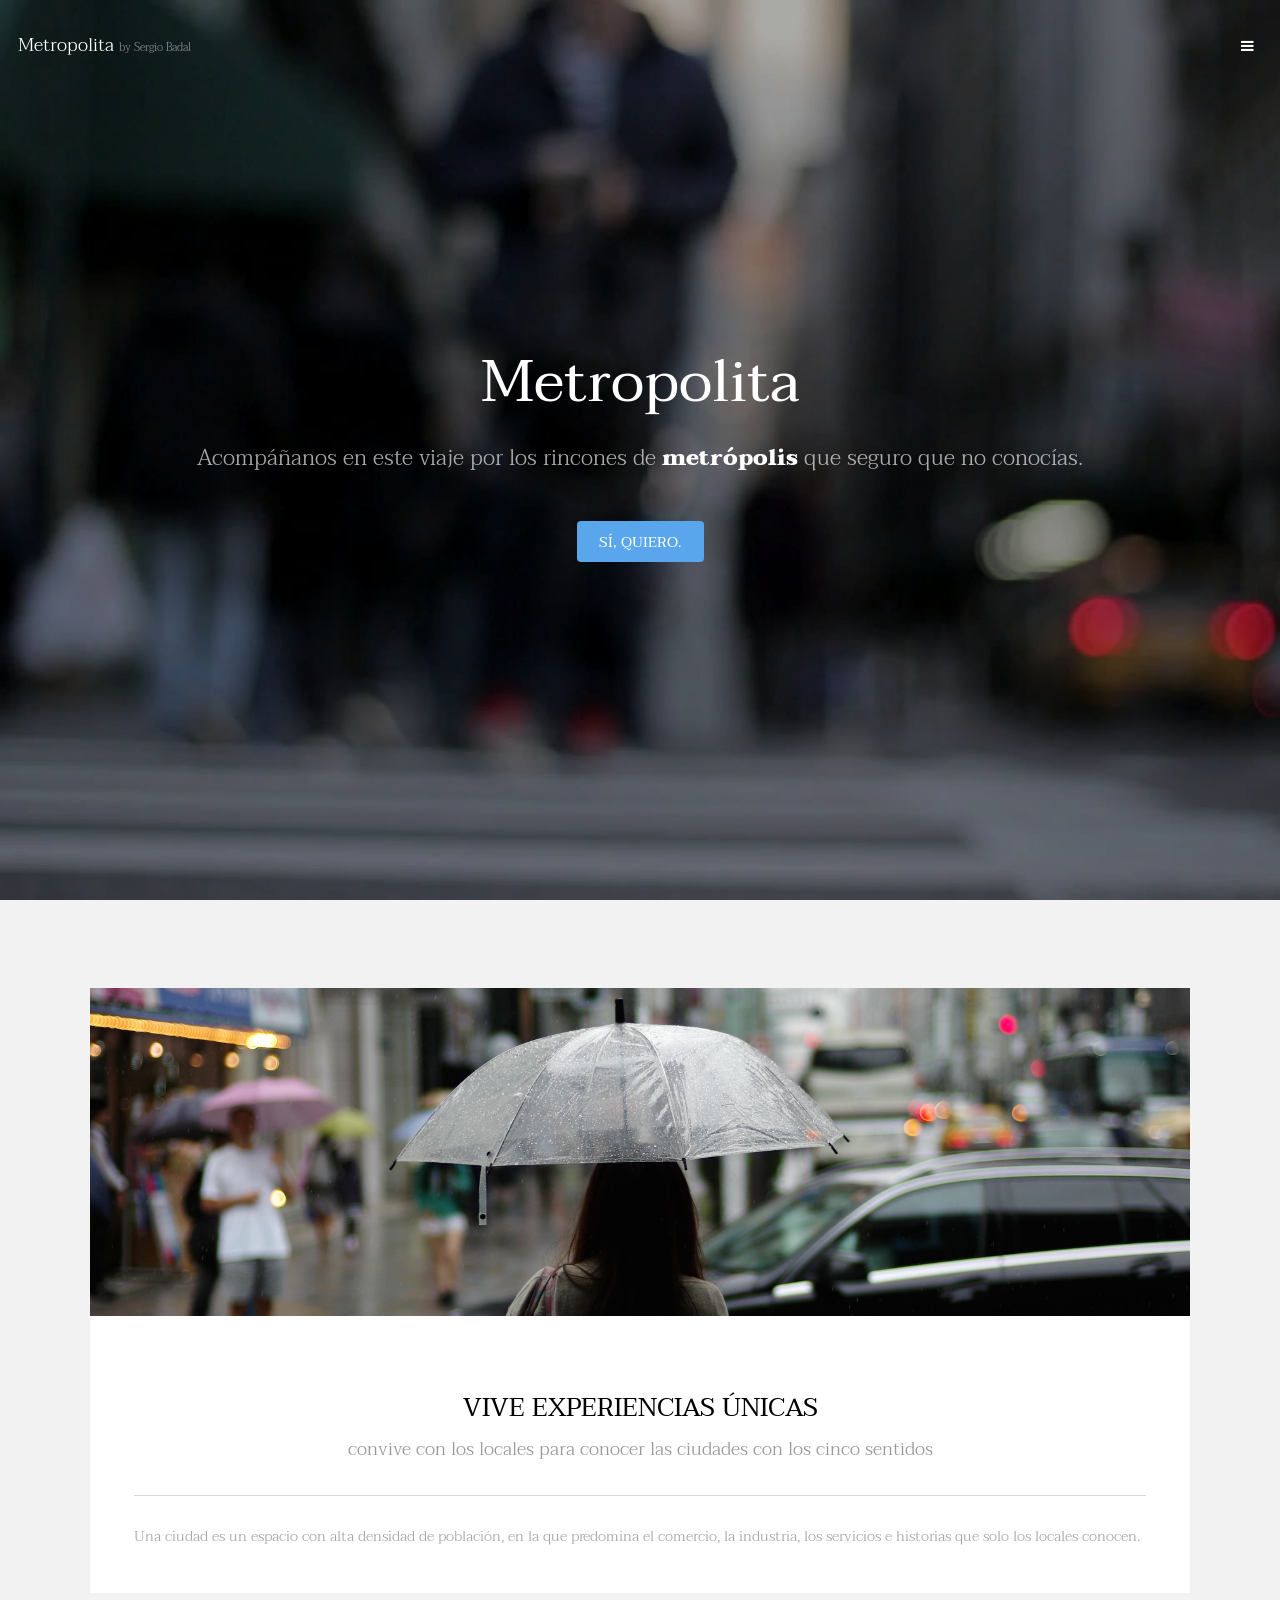
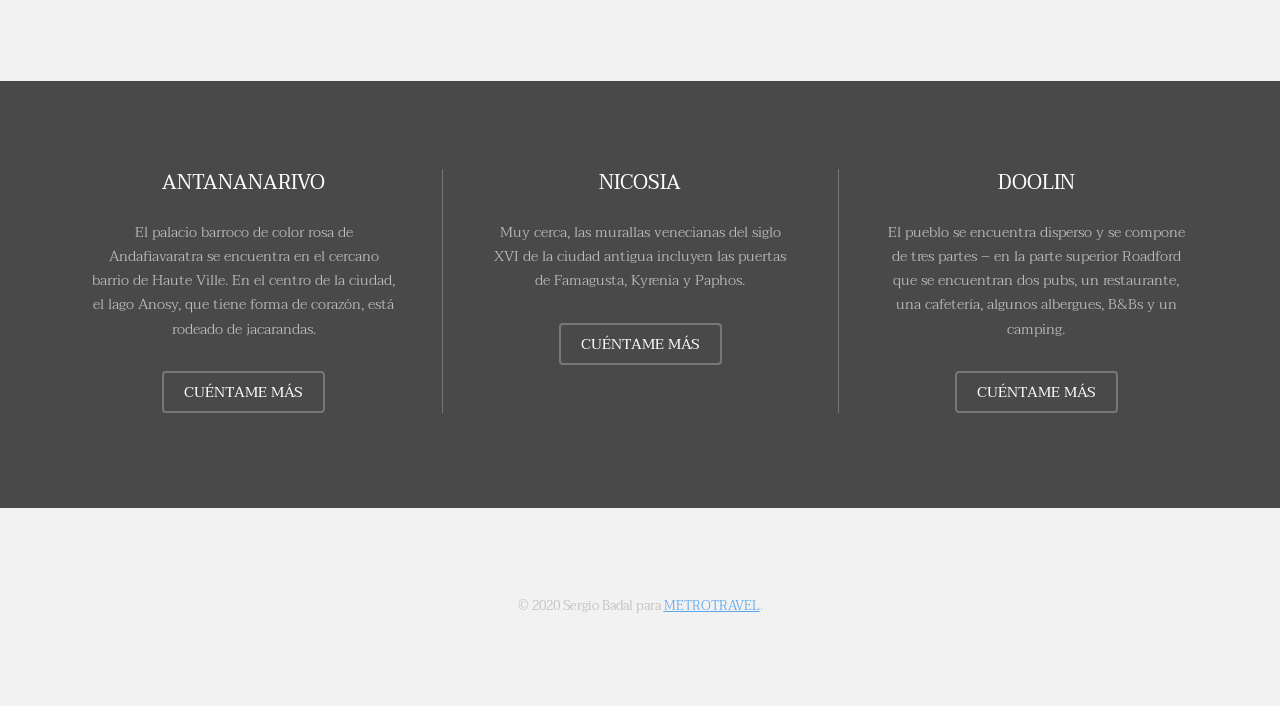
<file: index.html>
<!DOCTYPE HTML>
<!--
	Transitive by TEMPLATED
	templated.co @templatedco
	Released for free under the Creative Commons Attribution 3.0 license (templated.co/license)
-->
<html>
	<head>
		<title>Metropolita by Sergio Badal</title>
		<meta charset="utf-8" />
		<meta name="viewport" content="width=device-width, initial-scale=1" />
		<link rel="stylesheet" href="assets/css/main.css" />
	</head>
	<body>

		<!-- Header -->
			<header id="header" class="alt">
				<div class="logo"><a href="index.html">Metropolita <span>by Sergio Badal</span></a></div>
				<a href="#menu" class="toggle"><span>Menu</span></a>
			</header>

		<!-- Nav -->
			<nav id="menu">
				<ul class="links">
					<li><a href="index.html">Home</a></li>
					<li><a href="generic.html">Generic</a></li>
					<li><a href="elements.html">Elements</a></li>
				</ul>
			</nav>

		<!-- Banner -->
		<!--
			To use a video as your background, set data-video to the name of your video without
			its extension (eg. images/banner). Your video must be available in both .mp4 and .webm
			formats to work correctly.
		-->
			<section id="banner" data-video="images/banner">
				<div class="inner">
					<h1>Metropolita</h1>
					<p>Acompáñanos en este viaje por los rincones de <b>metrópolis</b> que seguro que no conocías.</p>
					<a href="#one" class="button special scrolly">SÍ, QUIERO.</a>
				</div>
			</section>

		<!-- One -->
			<section id="one" class="wrapper style2">
				<div class="inner">
					<div>
						<div class="box">
							<div class="image fit">
								<img src="images/pic01.jpg" alt="" />
							</div>
							<div class="content">
								<header class="align-center">
									<h2>VIVE EXPERIENCIAS ÚNICAS</h2>
									<p>convive con los locales para conocer las ciudades con los cinco sentidos</p>
								</header>
								<hr />
								<p> Una ciudad es un espacio con alta densidad de población, en la que predomina el comercio, la industria, los servicios e historias que solo los locales conocen.</p>
							</div>
						</div>
					</div>
				</div>
			</section>

		<!-- Two -->
			<section id="two" class="wrapper style3">
				<div class="inner">
					<div id="flexgrid">
						<div>
							<header>
								<h3>ANTANANARIVO</h3>
							</header>
							<p>El palacio barroco de color rosa de Andafiavaratra se encuentra en el cercano barrio de Haute Ville. En el centro de la ciudad, el lago Anosy, que tiene forma de corazón, está rodeado de jacarandas.</p>
							<ul class="actions">
								<li><a href="#" class="button alt">CUÉNTAME MÁS</a></li>
							</ul>
						</div>
						<div>
							<header>
								<h3>NICOSIA</h3>
							</header>
							<p>Muy cerca, las murallas venecianas del siglo XVI de la ciudad antigua incluyen las puertas de Famagusta, Kyrenia y Paphos. </p>
							<ul class="actions">
								<li><a href="#" class="button alt">CUÉNTAME MÁS</a></li>
							</ul>
						</div>
						<div>
							<header>
								<h3>DOOLIN</h3>
							</header>
							<p>El pueblo se encuentra disperso y se compone de tres partes – en la parte superior Roadford que se encuentran dos pubs, un restaurante, una cafetería, algunos albergues, B&Bs y un camping.</p>
							<ul class="actions">
								<li><a href="#" class="button alt">CUÉNTAME MÁS</a></li>
							</ul>
						</div>
					</div>
				</div>
			</section>

		<!-- Three -->
			<section id="three" class="wrapper style2">
				<div class="inner">
					<div class="grid-style">

						<div>
							<div class="box">
								<div class="image fit">
									<img src="images/pic02.jpg" alt="" />
								</div>
								<div class="content">
									<header class="align-center">
										<h2>Lorem ipsum dolor</h2>
										<p>maecenas feugiat ex purus, quis volutpat lacus placerat</p>
									</header>
									<hr />
									<p> Cras aliquet urna ut sapien tincidunt, quis malesuada elit facilisis. Vestibulum sit amet tortor velit. Nam elementum nibh a libero pharetra elementum. Maecenas feugiat ex purus, quis volutpat lacus placerat malesuada. Praesent in sem ex. Morbi mattis sapien pretium tellus venenatis, at egestas urna ornare.</p>
								</div>
							</div>
						</div>

						<div>
							<div class="box">
								<div class="image fit">
									<img src="images/pic03.jpg" alt="" />
								</div>
								<div class="content">
									<header class="align-center">
										<h2>Vestibulum sit amet</h2>
										<p>mattis sapien pretium tellus venenatis</p>
									</header>
									<hr />
									<p> Cras aliquet urna ut sapien tincidunt, quis malesuada elit facilisis. Vestibulum sit amet tortor velit. Nam elementum nibh a libero pharetra elementum. Maecenas feugiat ex purus, quis volutpat lacus placerat malesuada. Praesent in sem ex. Morbi mattis sapien pretium tellus venenatis, at egestas urna ornare.</p>
								</div>
							</div>
						</div>

					</div>
				</div>
			</section>

		<!-- Four -->
			<section id="four" class="wrapper style3">
				<div class="inner">

					<header class="align-center">
						<h2>Morbi interdum mollis sapien</h2>
						<p>Cras aliquet urna ut sapien tincidunt, quis malesuada elit facilisis. Vestibulum sit amet tortor velit. Nam elementum nibh a libero pharetra elementum. Maecenas feugiat ex purus, quis volutpat lacus placerat malesuada. Praesent in sem ex. Morbi mattis sapien pretium tellus venenatis, at egestas urna ornare.</p>
					</header>

				</div>
			</section>

		<!-- Footer -->
			<footer id="footer" class="wrapper">
				<div class="inner">
					<section>
						<div class="box">
							<div class="content">
								<h2 class="align-center">Get in Touch</h2>
								<hr />
								<form action="#" method="post">
									<div class="field half first">
										<label for="name">Name</label>
										<input name="name" id="name" type="text" placeholder="Name">
									</div>
									<div class="field half">
										<label for="email">Email</label>
										<input name="email" id="email" type="email" placeholder="Email">
									</div>
									<div class="field">
										<label for="dept">Department</label>
										<div class="select-wrapper">
											<select name="dept" id="dept">
												<option value="">- Category -</option>
												<option value="1">Manufacturing</option>
												<option value="1">Shipping</option>
												<option value="1">Administration</option>
												<option value="1">Human Resources</option>
											</select>
										</div>
									</div>
									<div class="field">
										<label for="message">Message</label>
										<textarea name="message" id="message" rows="6" placeholder="Message"></textarea>
									</div>
									<ul class="actions align-center">
										<li><input value="Send Message" class="button special" type="submit"></li>
									</ul>
								</form>
							</div>
						</div>
					</section>
					<div class="copyright">
						&copy; 2020 Sergio Badal para <a href="https://www.metro.travel/">METROTRAVEL</a>. 
					</div>
				</div>
			</footer>

		<!-- Scripts -->
			<script src="assets/js/jquery.min.js"></script>
			<script src="assets/js/jquery.scrolly.min.js"></script>
			<script src="assets/js/jquery.scrollex.min.js"></script>
			<script src="assets/js/skel.min.js"></script>
			<script src="assets/js/util.js"></script>
			<script src="assets/js/main.js"></script>

	</body>
</html>
</file>
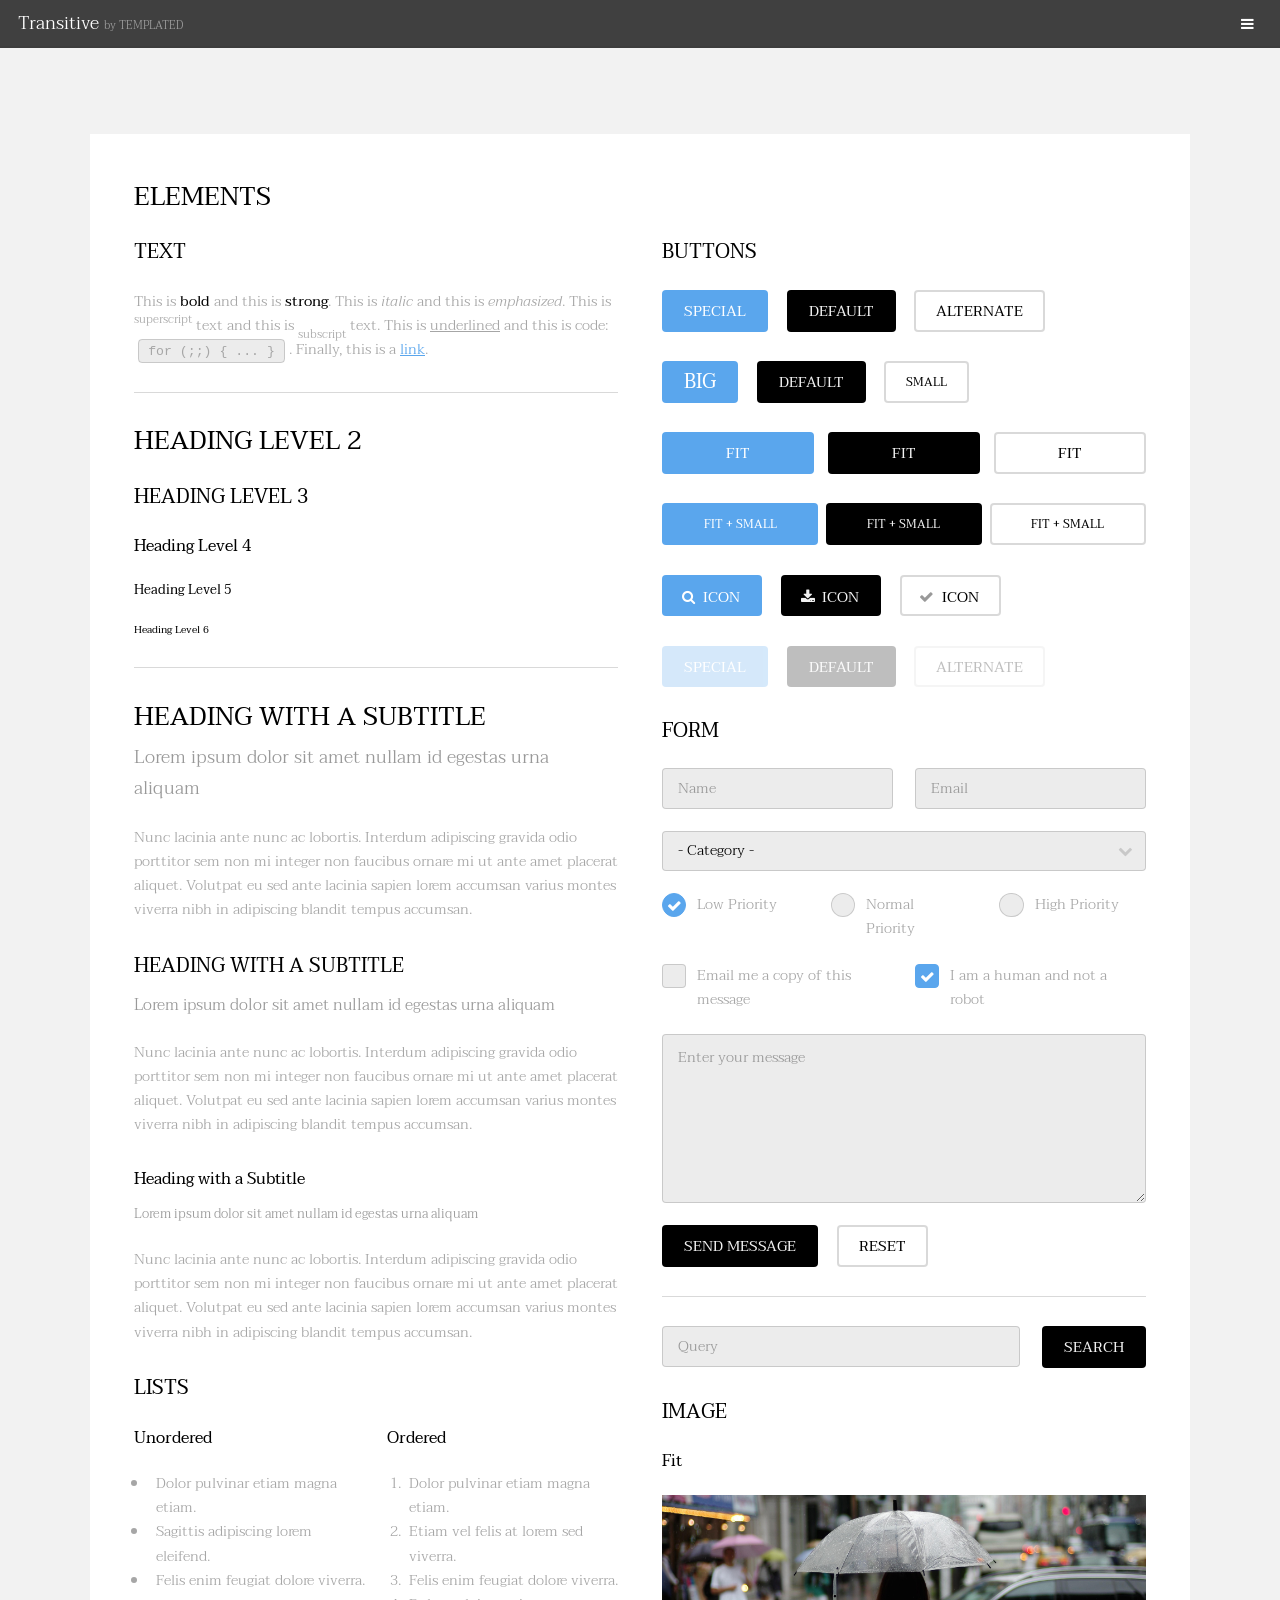
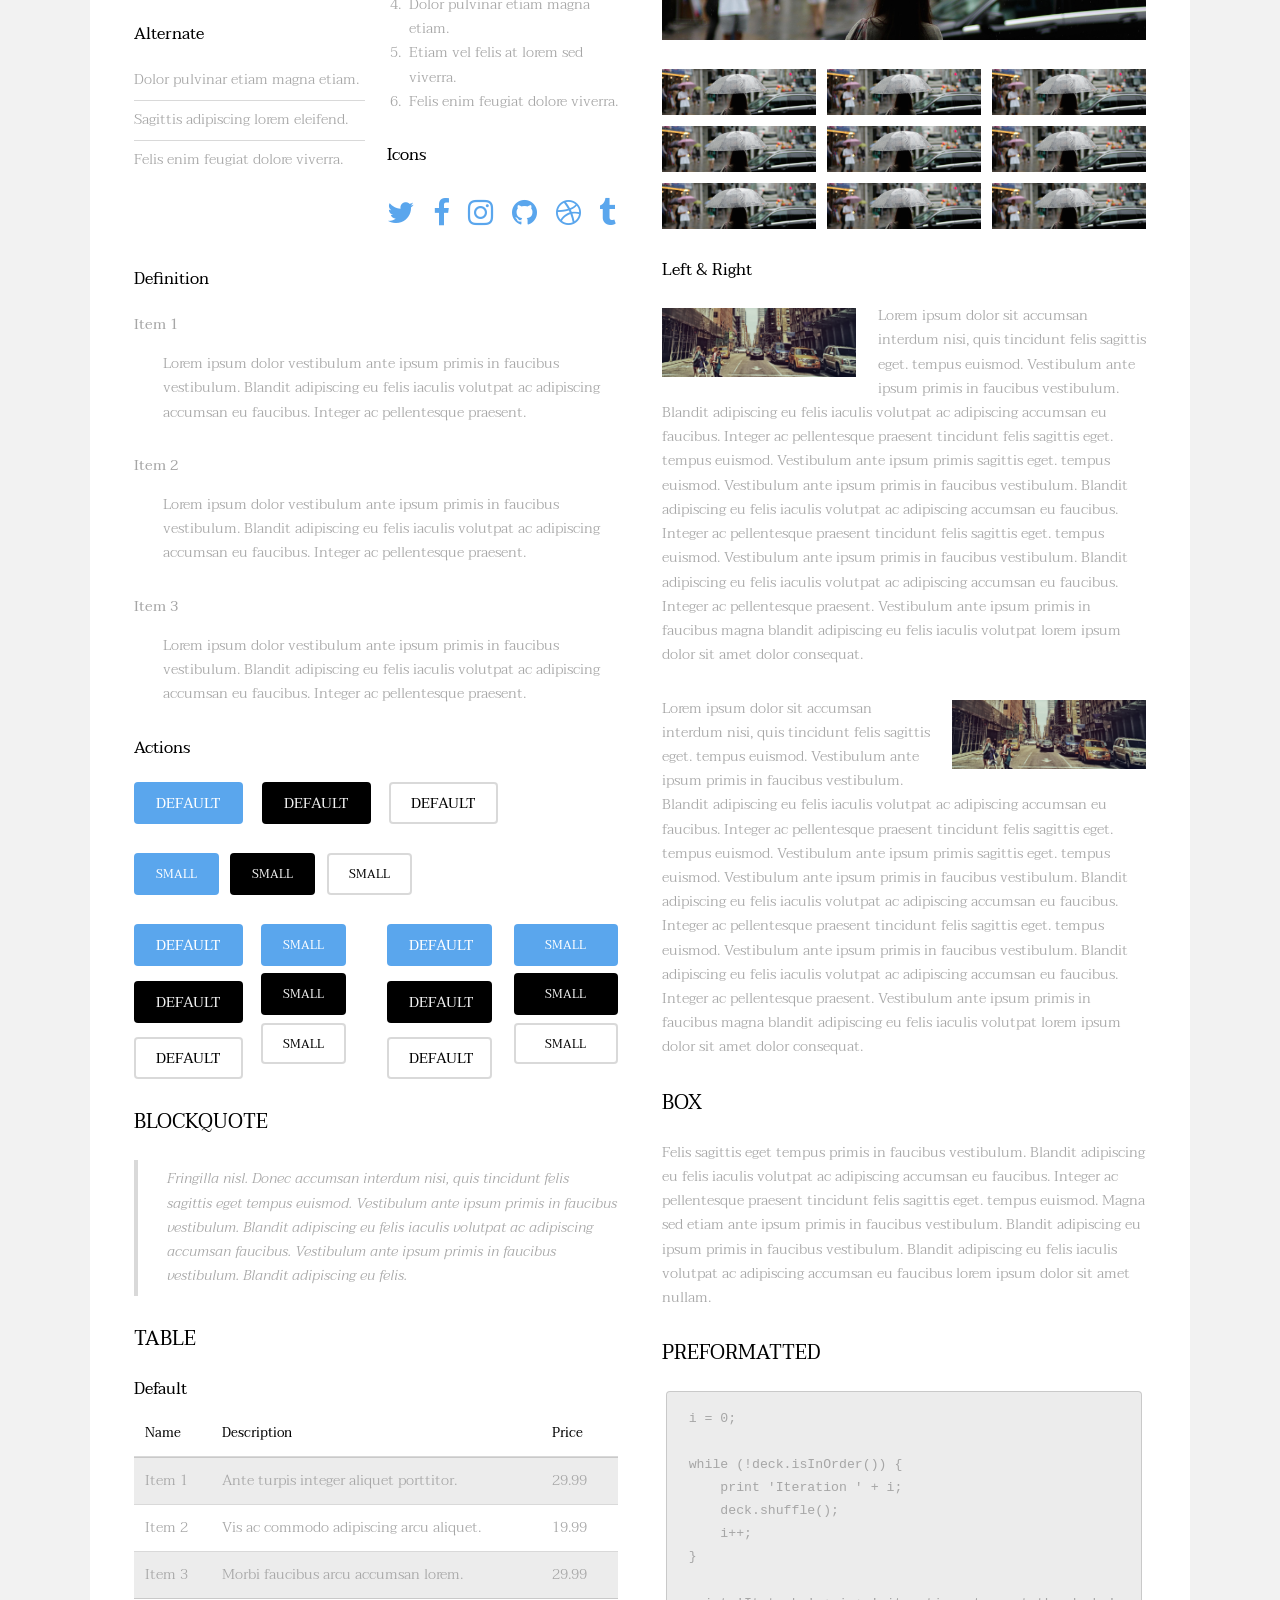
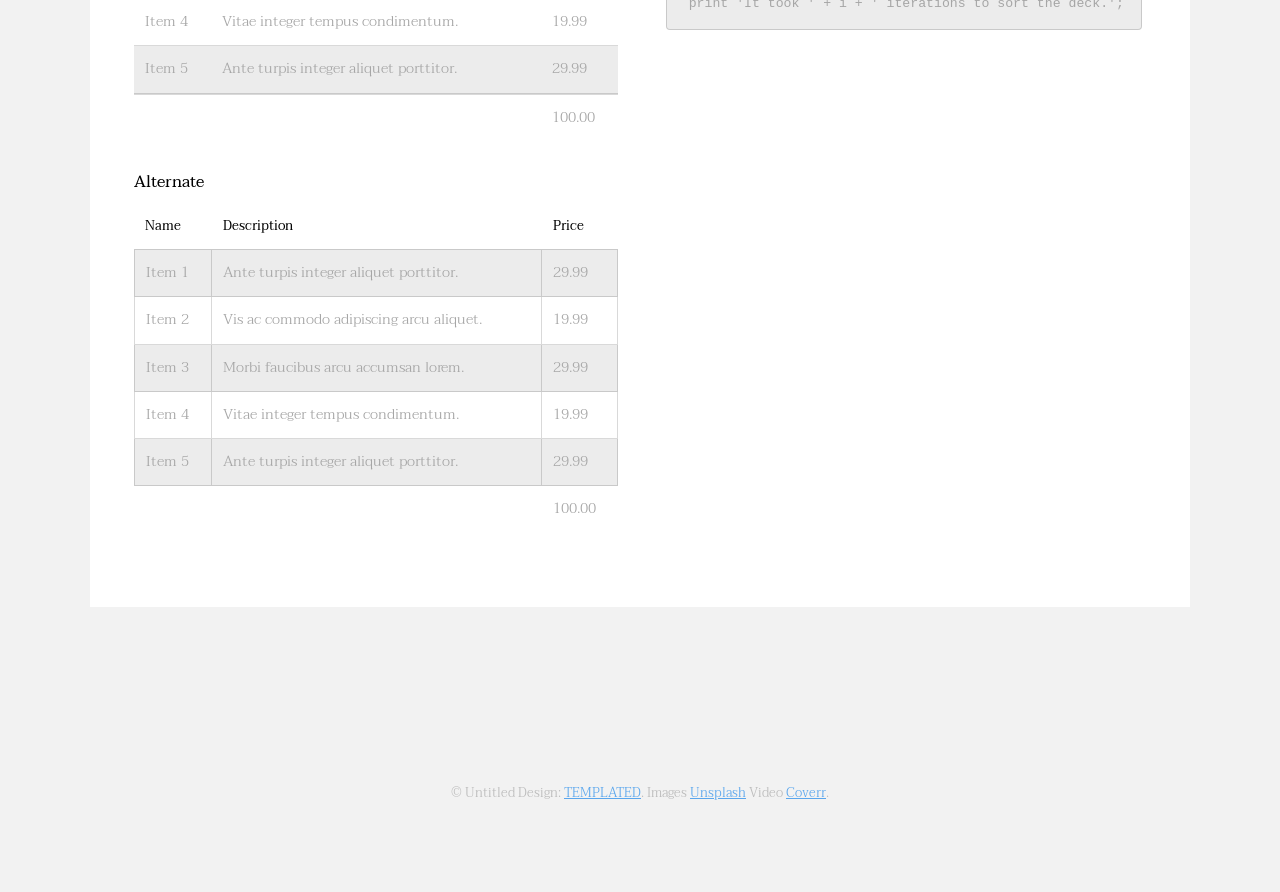
<file: elements.html>
<!DOCTYPE HTML>
<!--
	Transitive by TEMPLATED
	templated.co @templatedco
	Released for free under the Creative Commons Attribution 3.0 license (templated.co/license)
-->
<html>
	<head>
		<title>Elements - Transitive by TEMPLATED</title>
		<meta charset="utf-8" />
		<meta name="viewport" content="width=device-width, initial-scale=1" />
		<link rel="stylesheet" href="assets/css/main.css" />
	</head>
	<body class="subpage">

		<!-- Header -->
			<header id="header">
				<div class="logo"><a href="index.html">Transitive <span>by TEMPLATED</span></a></div>
				<a href="#menu" class="toggle"><span>Menu</span></a>
			</header>

		<!-- Nav -->
			<nav id="menu">
				<ul class="links">
					<li><a href="index.html">Home</a></li>
					<li><a href="generic.html">Generic</a></li>
					<li><a href="elements.html">Elements</a></li>
				</ul>
			</nav>

		<!-- One -->
			<section id="one" class="wrapper style2">
				<div class="inner">
					<div class="box">
					<div class="content">

					<!-- Elements -->
						<h2 id="elements">Elements</h2>
						<div class="row 200%">
							<div class="6u 12u$(medium)">

								<!-- Text stuff -->
									<h3>Text</h3>
									<p>This is <b>bold</b> and this is <strong>strong</strong>. This is <i>italic</i> and this is <em>emphasized</em>.
									This is <sup>superscript</sup> text and this is <sub>subscript</sub> text.
									This is <u>underlined</u> and this is code: <code>for (;;) { ... }</code>.
									Finally, this is a <a href="#">link</a>.</p>
									<hr />
									<h2>Heading Level 2</h2>
									<h3>Heading Level 3</h3>
									<h4>Heading Level 4</h4>
									<h5>Heading Level 5</h5>
									<h6>Heading Level 6</h6>
									<hr />
									<header>
										<h2>Heading with a Subtitle</h2>
										<p>Lorem ipsum dolor sit amet nullam id egestas urna aliquam</p>
									</header>
									<p>Nunc lacinia ante nunc ac lobortis. Interdum adipiscing gravida odio porttitor sem non mi integer non faucibus ornare mi ut ante amet placerat aliquet. Volutpat eu sed ante lacinia sapien lorem accumsan varius montes viverra nibh in adipiscing blandit tempus accumsan.</p>
									<header>
										<h3>Heading with a Subtitle</h3>
										<p>Lorem ipsum dolor sit amet nullam id egestas urna aliquam</p>
									</header>
									<p>Nunc lacinia ante nunc ac lobortis. Interdum adipiscing gravida odio porttitor sem non mi integer non faucibus ornare mi ut ante amet placerat aliquet. Volutpat eu sed ante lacinia sapien lorem accumsan varius montes viverra nibh in adipiscing blandit tempus accumsan.</p>
									<header>
										<h4>Heading with a Subtitle</h4>
										<p>Lorem ipsum dolor sit amet nullam id egestas urna aliquam</p>
									</header>
									<p>Nunc lacinia ante nunc ac lobortis. Interdum adipiscing gravida odio porttitor sem non mi integer non faucibus ornare mi ut ante amet placerat aliquet. Volutpat eu sed ante lacinia sapien lorem accumsan varius montes viverra nibh in adipiscing blandit tempus accumsan.</p>

								<!-- Lists -->
									<h3>Lists</h3>
									<div class="row">
										<div class="6u 12u$(small)">

											<h4>Unordered</h4>
											<ul>
												<li>Dolor pulvinar etiam magna etiam.</li>
												<li>Sagittis adipiscing lorem eleifend.</li>
												<li>Felis enim feugiat dolore viverra.</li>
											</ul>

											<h4>Alternate</h4>
											<ul class="alt">
												<li>Dolor pulvinar etiam magna etiam.</li>
												<li>Sagittis adipiscing lorem eleifend.</li>
												<li>Felis enim feugiat dolore viverra.</li>
											</ul>

										</div>
										<div class="6u$ 12u$(small)">

											<h4>Ordered</h4>
											<ol>
												<li>Dolor pulvinar etiam magna etiam.</li>
												<li>Etiam vel felis at lorem sed viverra.</li>
												<li>Felis enim feugiat dolore viverra.</li>
												<li>Dolor pulvinar etiam magna etiam.</li>
												<li>Etiam vel felis at lorem sed viverra.</li>
												<li>Felis enim feugiat dolore viverra.</li>
											</ol>

											<h4>Icons</h4>
											<ul class="icons">
												<li><a href="#" class="icon fa-twitter"><span class="label">Twitter</span></a></li>
												<li><a href="#" class="icon fa-facebook"><span class="label">Facebook</span></a></li>
												<li><a href="#" class="icon fa-instagram"><span class="label">Instagram</span></a></li>
												<li><a href="#" class="icon fa-github"><span class="label">Github</span></a></li>
												<li><a href="#" class="icon fa-dribbble"><span class="label">Dribbble</span></a></li>
												<li><a href="#" class="icon fa-tumblr"><span class="label">Tumblr</span></a></li>
											</ul>

										</div>
									</div>
									<h4>Definition</h4>
									<dl>
										<dt>Item 1</dt>
										<dd>
											<p>Lorem ipsum dolor vestibulum ante ipsum primis in faucibus vestibulum. Blandit adipiscing eu felis iaculis volutpat ac adipiscing accumsan eu faucibus. Integer ac pellentesque praesent.</p>
										</dd>
										<dt>Item 2</dt>
										<dd>
											<p>Lorem ipsum dolor vestibulum ante ipsum primis in faucibus vestibulum. Blandit adipiscing eu felis iaculis volutpat ac adipiscing accumsan eu faucibus. Integer ac pellentesque praesent.</p>
										</dd>
										<dt>Item 3</dt>
										<dd>
											<p>Lorem ipsum dolor vestibulum ante ipsum primis in faucibus vestibulum. Blandit adipiscing eu felis iaculis volutpat ac adipiscing accumsan eu faucibus. Integer ac pellentesque praesent.</p>
										</dd>
									</dl>

									<h4>Actions</h4>
									<ul class="actions">
										<li><a href="#" class="button special">Default</a></li>
										<li><a href="#" class="button">Default</a></li>
										<li><a href="#" class="button alt">Default</a></li>
									</ul>
									<ul class="actions small">
										<li><a href="#" class="button special small">Small</a></li>
										<li><a href="#" class="button small">Small</a></li>
										<li><a href="#" class="button alt small">Small</a></li>
									</ul>
									<div class="row">
										<div class="3u 12u$(small)">
											<ul class="actions vertical">
												<li><a href="#" class="button special">Default</a></li>
												<li><a href="#" class="button">Default</a></li>
												<li><a href="#" class="button alt">Default</a></li>
											</ul>
										</div>
										<div class="3u 12u$(small)">
											<ul class="actions vertical small">
												<li><a href="#" class="button special small">Small</a></li>
												<li><a href="#" class="button small">Small</a></li>
												<li><a href="#" class="button alt small">Small</a></li>
											</ul>
										</div>
										<div class="3u 12u$(small)">
											<ul class="actions vertical">
												<li><a href="#" class="button special fit">Default</a></li>
												<li><a href="#" class="button fit">Default</a></li>
												<li><a href="#" class="button alt fit">Default</a></li>
											</ul>
										</div>
										<div class="3u$ 12u$(small)">
											<ul class="actions vertical small">
												<li><a href="#" class="button special small fit">Small</a></li>
												<li><a href="#" class="button small fit">Small</a></li>
												<li><a href="#" class="button alt small fit">Small</a></li>
											</ul>
										</div>
									</div>

								<!-- Blockquote -->
									<h3>Blockquote</h3>
									<blockquote>Fringilla nisl. Donec accumsan interdum nisi, quis tincidunt felis sagittis eget tempus euismod. Vestibulum ante ipsum primis in faucibus vestibulum. Blandit adipiscing eu felis iaculis volutpat ac adipiscing accumsan faucibus. Vestibulum ante ipsum primis in faucibus vestibulum. Blandit adipiscing eu felis.</blockquote>

								<!-- Table -->
									<h3>Table</h3>

									<h4>Default</h4>
									<div class="table-wrapper">
										<table>
											<thead>
												<tr>
													<th>Name</th>
													<th>Description</th>
													<th>Price</th>
												</tr>
											</thead>
											<tbody>
												<tr>
													<td>Item 1</td>
													<td>Ante turpis integer aliquet porttitor.</td>
													<td>29.99</td>
												</tr>
												<tr>
													<td>Item 2</td>
													<td>Vis ac commodo adipiscing arcu aliquet.</td>
													<td>19.99</td>
												</tr>
												<tr>
													<td>Item 3</td>
													<td> Morbi faucibus arcu accumsan lorem.</td>
													<td>29.99</td>
												</tr>
												<tr>
													<td>Item 4</td>
													<td>Vitae integer tempus condimentum.</td>
													<td>19.99</td>
												</tr>
												<tr>
													<td>Item 5</td>
													<td>Ante turpis integer aliquet porttitor.</td>
													<td>29.99</td>
												</tr>
											</tbody>
											<tfoot>
												<tr>
													<td colspan="2"></td>
													<td>100.00</td>
												</tr>
											</tfoot>
										</table>
									</div>

									<h4>Alternate</h4>
									<div class="table-wrapper">
										<table class="alt">
											<thead>
												<tr>
													<th>Name</th>
													<th>Description</th>
													<th>Price</th>
												</tr>
											</thead>
											<tbody>
												<tr>
													<td>Item 1</td>
													<td>Ante turpis integer aliquet porttitor.</td>
													<td>29.99</td>
												</tr>
												<tr>
													<td>Item 2</td>
													<td>Vis ac commodo adipiscing arcu aliquet.</td>
													<td>19.99</td>
												</tr>
												<tr>
													<td>Item 3</td>
													<td> Morbi faucibus arcu accumsan lorem.</td>
													<td>29.99</td>
												</tr>
												<tr>
													<td>Item 4</td>
													<td>Vitae integer tempus condimentum.</td>
													<td>19.99</td>
												</tr>
												<tr>
													<td>Item 5</td>
													<td>Ante turpis integer aliquet porttitor.</td>
													<td>29.99</td>
												</tr>
											</tbody>
											<tfoot>
												<tr>
													<td colspan="2"></td>
													<td>100.00</td>
												</tr>
											</tfoot>
										</table>
									</div>

							</div>
							<div class="6u$ 12u$(medium)">

								<!-- Buttons -->
									<h3>Buttons</h3>
									<ul class="actions">
										<li><a href="#" class="button special">Special</a></li>
										<li><a href="#" class="button">Default</a></li>
										<li><a href="#" class="button alt">Alternate</a></li>
									</ul>
									<ul class="actions">
										<li><a href="#" class="button special big">Big</a></li>
										<li><a href="#" class="button">Default</a></li>
										<li><a href="#" class="button alt small">Small</a></li>
									</ul>
									<ul class="actions fit">
										<li><a href="#" class="button special fit">Fit</a></li>
										<li><a href="#" class="button fit">Fit</a></li>
										<li><a href="#" class="button alt fit">Fit</a></li>
									</ul>
									<ul class="actions fit small">
										<li><a href="#" class="button special fit small">Fit + Small</a></li>
										<li><a href="#" class="button fit small">Fit + Small</a></li>
										<li><a href="#" class="button alt fit small">Fit + Small</a></li>
									</ul>
									<ul class="actions">
										<li><a href="#" class="button special icon fa-search">Icon</a></li>
										<li><a href="#" class="button icon fa-download">Icon</a></li>
										<li><a href="#" class="button alt icon fa-check">Icon</a></li>
									</ul>
									<ul class="actions">
										<li><span class="button special disabled">Special</span></li>
										<li><span class="button disabled">Default</span></li>
										<li><span class="button alt disabled">Alternate</span></li>
									</ul>

								<!-- Form -->
									<h3>Form</h3>

									<form method="post" action="#">
										<div class="row uniform">
											<div class="6u 12u$(xsmall)">
												<input type="text" name="demo-name" id="demo-name" value="" placeholder="Name" />
											</div>
											<div class="6u$ 12u$(xsmall)">
												<input type="email" name="demo-email" id="demo-email" value="" placeholder="Email" />
											</div>
											<!-- Break -->
											<div class="12u$">
												<div class="select-wrapper">
													<select name="demo-category" id="demo-category">
														<option value="">- Category -</option>
														<option value="1">Manufacturing</option>
														<option value="1">Shipping</option>
														<option value="1">Administration</option>
														<option value="1">Human Resources</option>
													</select>
												</div>
											</div>
											<!-- Break -->
											<div class="4u 12u$(small)">
												<input type="radio" id="demo-priority-low" name="demo-priority" checked>
												<label for="demo-priority-low">Low Priority</label>
											</div>
											<div class="4u 12u$(small)">
												<input type="radio" id="demo-priority-normal" name="demo-priority">
												<label for="demo-priority-normal">Normal Priority</label>
											</div>
											<div class="4u$ 12u$(small)">
												<input type="radio" id="demo-priority-high" name="demo-priority">
												<label for="demo-priority-high">High Priority</label>
											</div>
											<!-- Break -->
											<div class="6u 12u$(small)">
												<input type="checkbox" id="demo-copy" name="demo-copy">
												<label for="demo-copy">Email me a copy of this message</label>
											</div>
											<div class="6u$ 12u$(small)">
												<input type="checkbox" id="demo-human" name="demo-human" checked>
												<label for="demo-human">I am a human and not a robot</label>
											</div>
											<!-- Break -->
											<div class="12u$">
												<textarea name="demo-message" id="demo-message" placeholder="Enter your message" rows="6"></textarea>
											</div>
											<!-- Break -->
											<div class="12u$">
												<ul class="actions">
													<li><input type="submit" value="Send Message" /></li>
													<li><input type="reset" value="Reset" class="alt" /></li>
												</ul>
											</div>
										</div>
									</form>

									<hr />

									<form method="post" action="#">
										<div class="row uniform">
											<div class="9u 12u$(small)">
												<input type="text" name="query" id="query" value="" placeholder="Query" />
											</div>
											<div class="3u$ 12u$(small)">
												<input type="submit" value="Search" class="fit" />
											</div>
										</div>
									</form>

								<!-- Image -->
									<h3>Image</h3>

									<h4>Fit</h4>
									<span class="image fit"><img src="images/pic01.jpg" alt="" /></span>
									<div class="box alt">
										<div class="row 50% uniform">
											<div class="4u"><span class="image fit"><img src="images/pic01.jpg" alt="" /></span></div>
											<div class="4u"><span class="image fit"><img src="images/pic01.jpg" alt="" /></span></div>
											<div class="4u$"><span class="image fit"><img src="images/pic01.jpg" alt="" /></span></div>
											<!-- Break -->
											<div class="4u"><span class="image fit"><img src="images/pic01.jpg" alt="" /></span></div>
											<div class="4u"><span class="image fit"><img src="images/pic01.jpg" alt="" /></span></div>
											<div class="4u$"><span class="image fit"><img src="images/pic01.jpg" alt="" /></span></div>
											<!-- Break -->
											<div class="4u"><span class="image fit"><img src="images/pic01.jpg" alt="" /></span></div>
											<div class="4u"><span class="image fit"><img src="images/pic01.jpg" alt="" /></span></div>
											<div class="4u$"><span class="image fit"><img src="images/pic01.jpg" alt="" /></span></div>
										</div>
									</div>

									<h4>Left &amp; Right</h4>
									<p><span class="image left"><img src="images/pic02.jpg" alt="" /></span>Lorem ipsum dolor sit accumsan interdum nisi, quis tincidunt felis sagittis eget. tempus euismod. Vestibulum ante ipsum primis in faucibus vestibulum. Blandit adipiscing eu felis iaculis volutpat ac adipiscing accumsan eu faucibus. Integer ac pellentesque praesent tincidunt felis sagittis eget. tempus euismod. Vestibulum ante ipsum primis sagittis eget. tempus euismod. Vestibulum ante ipsum primis in faucibus vestibulum. Blandit adipiscing eu felis iaculis volutpat ac adipiscing accumsan eu faucibus. Integer ac pellentesque praesent tincidunt felis sagittis eget. tempus euismod. Vestibulum ante ipsum primis in faucibus vestibulum. Blandit adipiscing eu felis iaculis volutpat ac adipiscing accumsan eu faucibus. Integer ac pellentesque praesent. Vestibulum ante ipsum primis in faucibus magna blandit adipiscing eu felis iaculis volutpat lorem ipsum dolor sit amet dolor consequat.</p>
									<p><span class="image right"><img src="images/pic02.jpg" alt="" /></span>Lorem ipsum dolor sit accumsan interdum nisi, quis tincidunt felis sagittis eget. tempus euismod. Vestibulum ante ipsum primis in faucibus vestibulum. Blandit adipiscing eu felis iaculis volutpat ac adipiscing accumsan eu faucibus. Integer ac pellentesque praesent tincidunt felis sagittis eget. tempus euismod. Vestibulum ante ipsum primis sagittis eget. tempus euismod. Vestibulum ante ipsum primis in faucibus vestibulum. Blandit adipiscing eu felis iaculis volutpat ac adipiscing accumsan eu faucibus. Integer ac pellentesque praesent tincidunt felis sagittis eget. tempus euismod. Vestibulum ante ipsum primis in faucibus vestibulum. Blandit adipiscing eu felis iaculis volutpat ac adipiscing accumsan eu faucibus. Integer ac pellentesque praesent. Vestibulum ante ipsum primis in faucibus magna blandit adipiscing eu felis iaculis volutpat lorem ipsum dolor sit amet dolor consequat.</p>

								<!-- Box -->
									<h3>Box</h3>
									<div class="box">
										<p>Felis sagittis eget tempus primis in faucibus vestibulum. Blandit adipiscing eu felis iaculis volutpat ac adipiscing accumsan eu faucibus. Integer ac pellentesque praesent tincidunt felis sagittis eget. tempus euismod. Magna sed etiam ante ipsum primis in faucibus vestibulum. Blandit adipiscing eu ipsum primis in faucibus vestibulum. Blandit adipiscing eu felis iaculis volutpat ac adipiscing accumsan eu faucibus lorem ipsum dolor sit amet nullam.</p>
									</div>

								<!-- Preformatted Code -->
									<h3>Preformatted</h3>
									<pre><code>i = 0;

while (!deck.isInOrder()) {
    print 'Iteration ' + i;
    deck.shuffle();
    i++;
}

print 'It took ' + i + ' iterations to sort the deck.';
</code></pre>

							</div>
						</div>
						</div>
					</div>
				</div>
			</section>

		<!-- Four -->
			<section id="four" class="wrapper style3">
				<div class="inner">

					<header class="align-center">
						<h2>Morbi interdum mollis sapien</h2>
						<p>Cras aliquet urna ut sapien tincidunt, quis malesuada elit facilisis. Vestibulum sit amet tortor velit. Nam elementum nibh a libero pharetra elementum. Maecenas feugiat ex purus, quis volutpat lacus placerat malesuada. Praesent in sem ex. Morbi mattis sapien pretium tellus venenatis, at egestas urna ornare.</p>
					</header>

				</div>
			</section>

		<!-- Footer -->
			<footer id="footer" class="wrapper">
				<div class="inner">
					<section>
						<div class="box">
							<div class="content">
								<h2 class="align-center">Get in Touch</h2>
								<hr />
								<form action="#" method="post">
									<div class="field half first">
										<label for="name">Name</label>
										<input name="name" id="name" type="text" placeholder="Name">
									</div>
									<div class="field half">
										<label for="email">Email</label>
										<input name="email" id="email" type="email" placeholder="Email">
									</div>
									<div class="field">
										<label for="dept">Department</label>
										<div class="select-wrapper">
											<select name="dept" id="dept">
												<option value="">- Category -</option>
												<option value="1">Manufacturing</option>
												<option value="1">Shipping</option>
												<option value="1">Administration</option>
												<option value="1">Human Resources</option>
											</select>
										</div>
									</div>
									<div class="field">
										<label for="message">Message</label>
										<textarea name="message" id="message" rows="6" placeholder="Message"></textarea>
									</div>
									<ul class="actions align-center">
										<li><input value="Send Message" class="button special" type="submit"></li>
									</ul>
								</form>
							</div>
						</div>
					</section>
					<div class="copyright">
						&copy; Untitled Design: <a href="https://templated.co/">TEMPLATED</a>. Images <a href="https://unsplash.com/">Unsplash</a> Video <a href="http://coverr.co/">Coverr</a>.
					</div>
				</div>
			</footer>

		<!-- Scripts -->
			<script src="assets/js/jquery.min.js"></script>
			<script src="assets/js/jquery.scrolly.min.js"></script>
			<script src="assets/js/jquery.scrollex.min.js"></script>
			<script src="assets/js/skel.min.js"></script>
			<script src="assets/js/util.js"></script>
			<script src="assets/js/main.js"></script>

	</body>
</html>
</file>
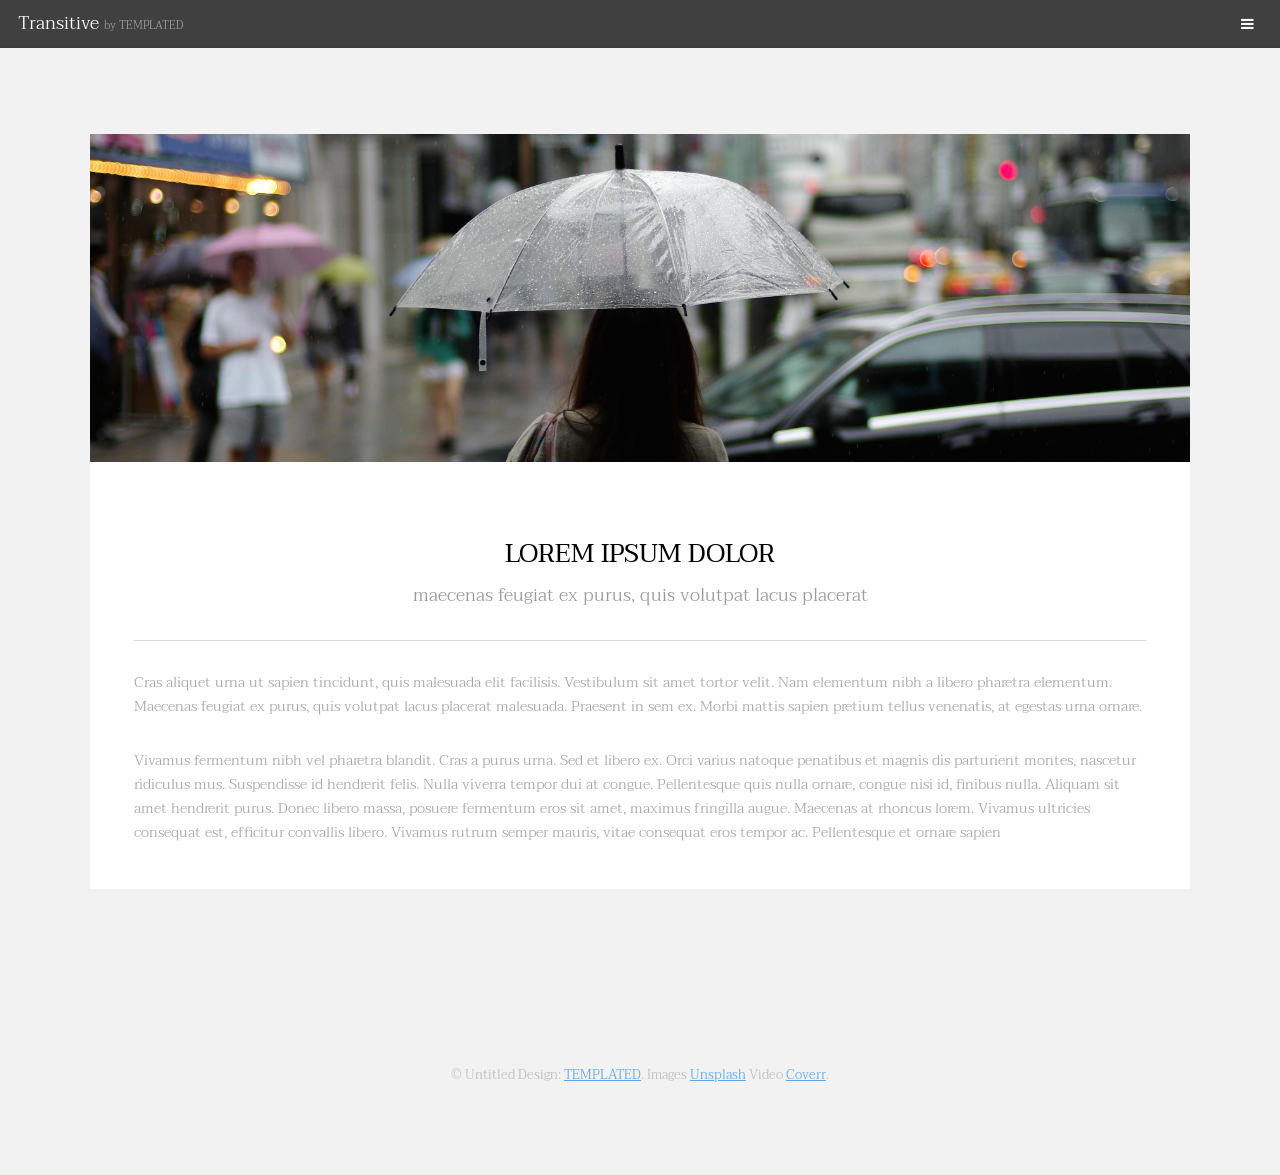
<file: generic.html>
<!DOCTYPE HTML>
<!--
	Transitive by TEMPLATED
	templated.co @templatedco
	Released for free under the Creative Commons Attribution 3.0 license (templated.co/license)
-->
<html>
	<head>
		<title>Generic - Transitive by TEMPLATED</title>
		<meta charset="utf-8" />
		<meta name="viewport" content="width=device-width, initial-scale=1" />
		<link rel="stylesheet" href="assets/css/main.css" />
	</head>
	<body class="subpage">

		<!-- Header -->
			<header id="header">
				<div class="logo"><a href="index.html">Transitive <span>by TEMPLATED</span></a></div>
				<a href="#menu" class="toggle"><span>Menu</span></a>
			</header>

		<!-- Nav -->
			<nav id="menu">
				<ul class="links">
					<li><a href="index.html">Home</a></li>
					<li><a href="generic.html">Generic</a></li>
					<li><a href="elements.html">Elements</a></li>
				</ul>
			</nav>

		<!-- One -->
			<section id="one" class="wrapper style2">
				<div class="inner">
					<div class="box">
						<div class="image fit">
							<img src="images/pic01.jpg" alt="" />
						</div>
						<div class="content">
							<header class="align-center">
								<h2>Lorem ipsum dolor</h2>
								<p>maecenas feugiat ex purus, quis volutpat lacus placerat</p>
							</header>
							<hr />
							<p> Cras aliquet urna ut sapien tincidunt, quis malesuada elit facilisis. Vestibulum sit amet tortor velit. Nam elementum nibh a libero pharetra elementum. Maecenas feugiat ex purus, quis volutpat lacus placerat malesuada. Praesent in sem ex. Morbi mattis sapien pretium tellus venenatis, at egestas urna ornare.</p>
							<p>Vivamus fermentum nibh vel pharetra blandit. Cras a purus urna. Sed et libero ex. Orci varius natoque penatibus et magnis dis parturient montes, nascetur ridiculus mus. Suspendisse id hendrerit felis. Nulla viverra tempor dui at congue. Pellentesque quis nulla ornare, congue nisi id, finibus nulla. Aliquam sit amet hendrerit purus. Donec libero massa, posuere fermentum eros sit amet, maximus fringilla augue. Maecenas at rhoncus lorem. Vivamus ultricies consequat est, efficitur convallis libero. Vivamus rutrum semper mauris, vitae consequat eros tempor ac. Pellentesque et ornare sapien</p>
						</div>
					</div>
				</div>
			</section>

		<!-- Four -->
			<section id="four" class="wrapper style3">
				<div class="inner">

					<header class="align-center">
						<h2>Morbi interdum mollis sapien</h2>
						<p>Cras aliquet urna ut sapien tincidunt, quis malesuada elit facilisis. Vestibulum sit amet tortor velit. Nam elementum nibh a libero pharetra elementum. Maecenas feugiat ex purus, quis volutpat lacus placerat malesuada. Praesent in sem ex. Morbi mattis sapien pretium tellus venenatis, at egestas urna ornare.</p>
					</header>

				</div>
			</section>

		<!-- Footer -->
			<footer id="footer" class="wrapper">
				<div class="inner">
					<section>
						<div class="box">
							<div class="content">
								<h2 class="align-center">Get in Touch</h2>
								<hr />
								<form action="#" method="post">
									<div class="field half first">
										<label for="name">Name</label>
										<input name="name" id="name" type="text" placeholder="Name">
									</div>
									<div class="field half">
										<label for="email">Email</label>
										<input name="email" id="email" type="email" placeholder="Email">
									</div>
									<div class="field">
										<label for="dept">Department</label>
										<div class="select-wrapper">
											<select name="dept" id="dept">
												<option value="">- Category -</option>
												<option value="1">Manufacturing</option>
												<option value="1">Shipping</option>
												<option value="1">Administration</option>
												<option value="1">Human Resources</option>
											</select>
										</div>
									</div>
									<div class="field">
										<label for="message">Message</label>
										<textarea name="message" id="message" rows="6" placeholder="Message"></textarea>
									</div>
									<ul class="actions align-center">
										<li><input value="Send Message" class="button special" type="submit"></li>
									</ul>
								</form>
							</div>
						</div>
					</section>
					<div class="copyright">
						&copy; Untitled Design: <a href="https://templated.co/">TEMPLATED</a>. Images <a href="https://unsplash.com/">Unsplash</a> Video <a href="http://coverr.co/">Coverr</a>.
					</div>
				</div>
			</footer>

		<!-- Scripts -->
			<script src="assets/js/jquery.min.js"></script>
			<script src="assets/js/jquery.scrolly.min.js"></script>
			<script src="assets/js/jquery.scrollex.min.js"></script>
			<script src="assets/js/skel.min.js"></script>
			<script src="assets/js/util.js"></script>
			<script src="assets/js/main.js"></script>

	</body>
</html>
</file>
<file: assets/css/main.css>
@charset "UTF-8";
@import url(font-awesome.min.css);
@import url("https://fonts.googleapis.com/css?family=Taviraj:300,400,700,300i,400i,700i");

/*
	Transitive by TEMPLATED
	templated.co @templatedco
	Released for free under the Creative Commons Attribution 3.0 license (templated.co/license)
*/

/* Reset */

	html, body, div, span, applet, object, iframe, h1, h2, h3, h4, h5, h6, p, blockquote, pre, a, abbr, acronym, address, big, cite, code, del, dfn, em, img, ins, kbd, q, s, samp, small, strike, strong, sub, sup, tt, var, b, u, i, center, dl, dt, dd, ol, ul, li, fieldset, form, label, legend, table, caption, tbody, tfoot, thead, tr, th, td, article, aside, canvas, details, embed, figure, figcaption, footer, header, hgroup, menu, nav, output, ruby, section, summary, time, mark, audio, video {
		margin: 0;
		padding: 0;
		border: 0;
		font-size: 100%;
		font: inherit;
		vertical-align: baseline;
	}

	article, aside, details, figcaption, figure, footer, header, hgroup, menu, nav, section {
		display: block;
	}

	body {
		line-height: 1;
	}

	ol, ul {
		list-style: none;
	}

	blockquote, q {
		quotes: none;
	}

	blockquote:before, blockquote:after, q:before, q:after {
		content: '';
		content: none;
	}

	table {
		border-collapse: collapse;
		border-spacing: 0;
	}

	body {
		-webkit-text-size-adjust: none;
	}

/* Box Model */

	*, *:before, *:after {
		-moz-box-sizing: border-box;
		-webkit-box-sizing: border-box;
		box-sizing: border-box;
	}

/* Containers */

	.container {
		margin-left: auto;
		margin-right: auto;
	}

	.container.\31 25\25 {
		width: 100%;
		max-width: 100rem;
		min-width: 80rem;
	}

	.container.\37 5\25 {
		width: 60rem;
	}

	.container.\35 0\25 {
		width: 40rem;
	}

	.container.\32 5\25 {
		width: 20rem;
	}

	.container {
		width: 80rem;
	}

	@media screen and (max-width: 1680px) {

		.container.\31 25\25 {
			width: 100%;
			max-width: 100rem;
			min-width: 80rem;
		}

		.container.\37 5\25 {
			width: 60rem;
		}

		.container.\35 0\25 {
			width: 40rem;
		}

		.container.\32 5\25 {
			width: 20rem;
		}

		.container {
			width: 80rem;
		}

	}

	@media screen and (max-width: 1280px) {

		.container.\31 25\25 {
			width: 100%;
			max-width: 81.25rem;
			min-width: 65rem;
		}

		.container.\37 5\25 {
			width: 48.75rem;
		}

		.container.\35 0\25 {
			width: 32.5rem;
		}

		.container.\32 5\25 {
			width: 16.25rem;
		}

		.container {
			width: 65rem;
		}

	}

	@media screen and (max-width: 980px) {

		.container.\31 25\25 {
			width: 100%;
			max-width: 112.5%;
			min-width: 90%;
		}

		.container.\37 5\25 {
			width: 67.5%;
		}

		.container.\35 0\25 {
			width: 45%;
		}

		.container.\32 5\25 {
			width: 22.5%;
		}

		.container {
			width: 90%;
		}

	}

	@media screen and (max-width: 736px) {

		.container.\31 25\25 {
			width: 100%;
			max-width: 112.5%;
			min-width: 90%;
		}

		.container.\37 5\25 {
			width: 67.5%;
		}

		.container.\35 0\25 {
			width: 45%;
		}

		.container.\32 5\25 {
			width: 22.5%;
		}

		.container {
			width: 90% !important;
		}

	}

	@media screen and (max-width: 480px) {

		.container.\31 25\25 {
			width: 100%;
			max-width: 112.5%;
			min-width: 90%;
		}

		.container.\37 5\25 {
			width: 67.5%;
		}

		.container.\35 0\25 {
			width: 45%;
		}

		.container.\32 5\25 {
			width: 22.5%;
		}

		.container {
			width: 90% !important;
		}

	}

/* Grid */

	.row {
		border-bottom: solid 1px transparent;
		-moz-box-sizing: border-box;
		-webkit-box-sizing: border-box;
		box-sizing: border-box;
	}

	.row > * {
		float: left;
		-moz-box-sizing: border-box;
		-webkit-box-sizing: border-box;
		box-sizing: border-box;
	}

	.row:after, .row:before {
		content: '';
		display: block;
		clear: both;
		height: 0;
	}

	.row.uniform > * > :first-child {
		margin-top: 0;
	}

	.row.uniform > * > :last-child {
		margin-bottom: 0;
	}

	.row.\30 \25 > * {
		padding: 0 0 0 0rem;
	}

	.row.\30 \25 {
		margin: 0 0 -1px 0rem;
	}

	.row.uniform.\30 \25 > * {
		padding: 0rem 0 0 0rem;
	}

	.row.uniform.\30 \25 {
		margin: 0rem 0 -1px 0rem;
	}

	.row > * {
		padding: 0 0 0 2rem;
	}

	.row {
		margin: 0 0 -1px -2rem;
	}

	.row.uniform > * {
		padding: 2rem 0 0 2rem;
	}

	.row.uniform {
		margin: -2rem 0 -1px -2rem;
	}

	.row.\32 00\25 > * {
		padding: 0 0 0 4rem;
	}

	.row.\32 00\25 {
		margin: 0 0 -1px -4rem;
	}

	.row.uniform.\32 00\25 > * {
		padding: 4rem 0 0 4rem;
	}

	.row.uniform.\32 00\25 {
		margin: -4rem 0 -1px -4rem;
	}

	.row.\31 50\25 > * {
		padding: 0 0 0 3rem;
	}

	.row.\31 50\25 {
		margin: 0 0 -1px -3rem;
	}

	.row.uniform.\31 50\25 > * {
		padding: 3rem 0 0 3rem;
	}

	.row.uniform.\31 50\25 {
		margin: -3rem 0 -1px -3rem;
	}

	.row.\35 0\25 > * {
		padding: 0 0 0 1rem;
	}

	.row.\35 0\25 {
		margin: 0 0 -1px -1rem;
	}

	.row.uniform.\35 0\25 > * {
		padding: 1rem 0 0 1rem;
	}

	.row.uniform.\35 0\25 {
		margin: -1rem 0 -1px -1rem;
	}

	.row.\32 5\25 > * {
		padding: 0 0 0 0.5rem;
	}

	.row.\32 5\25 {
		margin: 0 0 -1px -0.5rem;
	}

	.row.uniform.\32 5\25 > * {
		padding: 0.5rem 0 0 0.5rem;
	}

	.row.uniform.\32 5\25 {
		margin: -0.5rem 0 -1px -0.5rem;
	}

	.\31 2u, .\31 2u\24 {
		width: 100%;
		clear: none;
		margin-left: 0;
	}

	.\31 1u, .\31 1u\24 {
		width: 91.6666666667%;
		clear: none;
		margin-left: 0;
	}

	.\31 0u, .\31 0u\24 {
		width: 83.3333333333%;
		clear: none;
		margin-left: 0;
	}

	.\39 u, .\39 u\24 {
		width: 75%;
		clear: none;
		margin-left: 0;
	}

	.\38 u, .\38 u\24 {
		width: 66.6666666667%;
		clear: none;
		margin-left: 0;
	}

	.\37 u, .\37 u\24 {
		width: 58.3333333333%;
		clear: none;
		margin-left: 0;
	}

	.\36 u, .\36 u\24 {
		width: 50%;
		clear: none;
		margin-left: 0;
	}

	.\35 u, .\35 u\24 {
		width: 41.6666666667%;
		clear: none;
		margin-left: 0;
	}

	.\34 u, .\34 u\24 {
		width: 33.3333333333%;
		clear: none;
		margin-left: 0;
	}

	.\33 u, .\33 u\24 {
		width: 25%;
		clear: none;
		margin-left: 0;
	}

	.\32 u, .\32 u\24 {
		width: 16.6666666667%;
		clear: none;
		margin-left: 0;
	}

	.\31 u, .\31 u\24 {
		width: 8.3333333333%;
		clear: none;
		margin-left: 0;
	}

	.\31 2u\24 + *,
	.\31 1u\24 + *,
	.\31 0u\24 + *,
	.\39 u\24 + *,
	.\38 u\24 + *,
	.\37 u\24 + *,
	.\36 u\24 + *,
	.\35 u\24 + *,
	.\34 u\24 + *,
	.\33 u\24 + *,
	.\32 u\24 + *,
	.\31 u\24 + * {
		clear: left;
	}

	.\-11u {
		margin-left: 91.66667%;
	}

	.\-10u {
		margin-left: 83.33333%;
	}

	.\-9u {
		margin-left: 75%;
	}

	.\-8u {
		margin-left: 66.66667%;
	}

	.\-7u {
		margin-left: 58.33333%;
	}

	.\-6u {
		margin-left: 50%;
	}

	.\-5u {
		margin-left: 41.66667%;
	}

	.\-4u {
		margin-left: 33.33333%;
	}

	.\-3u {
		margin-left: 25%;
	}

	.\-2u {
		margin-left: 16.66667%;
	}

	.\-1u {
		margin-left: 8.33333%;
	}

	@media screen and (max-width: 1680px) {

		.row > * {
			padding: 0 0 0 2rem;
		}

		.row {
			margin: 0 0 -1px -2rem;
		}

		.row.uniform > * {
			padding: 2rem 0 0 2rem;
		}

		.row.uniform {
			margin: -2rem 0 -1px -2rem;
		}

		.row.\32 00\25 > * {
			padding: 0 0 0 4rem;
		}

		.row.\32 00\25 {
			margin: 0 0 -1px -4rem;
		}

		.row.uniform.\32 00\25 > * {
			padding: 4rem 0 0 4rem;
		}

		.row.uniform.\32 00\25 {
			margin: -4rem 0 -1px -4rem;
		}

		.row.\31 50\25 > * {
			padding: 0 0 0 3rem;
		}

		.row.\31 50\25 {
			margin: 0 0 -1px -3rem;
		}

		.row.uniform.\31 50\25 > * {
			padding: 3rem 0 0 3rem;
		}

		.row.uniform.\31 50\25 {
			margin: -3rem 0 -1px -3rem;
		}

		.row.\35 0\25 > * {
			padding: 0 0 0 1rem;
		}

		.row.\35 0\25 {
			margin: 0 0 -1px -1rem;
		}

		.row.uniform.\35 0\25 > * {
			padding: 1rem 0 0 1rem;
		}

		.row.uniform.\35 0\25 {
			margin: -1rem 0 -1px -1rem;
		}

		.row.\32 5\25 > * {
			padding: 0 0 0 0.5rem;
		}

		.row.\32 5\25 {
			margin: 0 0 -1px -0.5rem;
		}

		.row.uniform.\32 5\25 > * {
			padding: 0.5rem 0 0 0.5rem;
		}

		.row.uniform.\32 5\25 {
			margin: -0.5rem 0 -1px -0.5rem;
		}

		.\31 2u\28xlarge\29, .\31 2u\24\28xlarge\29 {
			width: 100%;
			clear: none;
			margin-left: 0;
		}

		.\31 1u\28xlarge\29, .\31 1u\24\28xlarge\29 {
			width: 91.6666666667%;
			clear: none;
			margin-left: 0;
		}

		.\31 0u\28xlarge\29, .\31 0u\24\28xlarge\29 {
			width: 83.3333333333%;
			clear: none;
			margin-left: 0;
		}

		.\39 u\28xlarge\29, .\39 u\24\28xlarge\29 {
			width: 75%;
			clear: none;
			margin-left: 0;
		}

		.\38 u\28xlarge\29, .\38 u\24\28xlarge\29 {
			width: 66.6666666667%;
			clear: none;
			margin-left: 0;
		}

		.\37 u\28xlarge\29, .\37 u\24\28xlarge\29 {
			width: 58.3333333333%;
			clear: none;
			margin-left: 0;
		}

		.\36 u\28xlarge\29, .\36 u\24\28xlarge\29 {
			width: 50%;
			clear: none;
			margin-left: 0;
		}

		.\35 u\28xlarge\29, .\35 u\24\28xlarge\29 {
			width: 41.6666666667%;
			clear: none;
			margin-left: 0;
		}

		.\34 u\28xlarge\29, .\34 u\24\28xlarge\29 {
			width: 33.3333333333%;
			clear: none;
			margin-left: 0;
		}

		.\33 u\28xlarge\29, .\33 u\24\28xlarge\29 {
			width: 25%;
			clear: none;
			margin-left: 0;
		}

		.\32 u\28xlarge\29, .\32 u\24\28xlarge\29 {
			width: 16.6666666667%;
			clear: none;
			margin-left: 0;
		}

		.\31 u\28xlarge\29, .\31 u\24\28xlarge\29 {
			width: 8.3333333333%;
			clear: none;
			margin-left: 0;
		}

		.\31 2u\24\28xlarge\29 + *,
		.\31 1u\24\28xlarge\29 + *,
		.\31 0u\24\28xlarge\29 + *,
		.\39 u\24\28xlarge\29 + *,
		.\38 u\24\28xlarge\29 + *,
		.\37 u\24\28xlarge\29 + *,
		.\36 u\24\28xlarge\29 + *,
		.\35 u\24\28xlarge\29 + *,
		.\34 u\24\28xlarge\29 + *,
		.\33 u\24\28xlarge\29 + *,
		.\32 u\24\28xlarge\29 + *,
		.\31 u\24\28xlarge\29 + * {
			clear: left;
		}

		.\-11u\28xlarge\29 {
			margin-left: 91.66667%;
		}

		.\-10u\28xlarge\29 {
			margin-left: 83.33333%;
		}

		.\-9u\28xlarge\29 {
			margin-left: 75%;
		}

		.\-8u\28xlarge\29 {
			margin-left: 66.66667%;
		}

		.\-7u\28xlarge\29 {
			margin-left: 58.33333%;
		}

		.\-6u\28xlarge\29 {
			margin-left: 50%;
		}

		.\-5u\28xlarge\29 {
			margin-left: 41.66667%;
		}

		.\-4u\28xlarge\29 {
			margin-left: 33.33333%;
		}

		.\-3u\28xlarge\29 {
			margin-left: 25%;
		}

		.\-2u\28xlarge\29 {
			margin-left: 16.66667%;
		}

		.\-1u\28xlarge\29 {
			margin-left: 8.33333%;
		}

	}

	@media screen and (max-width: 1280px) {

		.row > * {
			padding: 0 0 0 1.5rem;
		}

		.row {
			margin: 0 0 -1px -1.5rem;
		}

		.row.uniform > * {
			padding: 1.5rem 0 0 1.5rem;
		}

		.row.uniform {
			margin: -1.5rem 0 -1px -1.5rem;
		}

		.row.\32 00\25 > * {
			padding: 0 0 0 3rem;
		}

		.row.\32 00\25 {
			margin: 0 0 -1px -3rem;
		}

		.row.uniform.\32 00\25 > * {
			padding: 3rem 0 0 3rem;
		}

		.row.uniform.\32 00\25 {
			margin: -3rem 0 -1px -3rem;
		}

		.row.\31 50\25 > * {
			padding: 0 0 0 2.25rem;
		}

		.row.\31 50\25 {
			margin: 0 0 -1px -2.25rem;
		}

		.row.uniform.\31 50\25 > * {
			padding: 2.25rem 0 0 2.25rem;
		}

		.row.uniform.\31 50\25 {
			margin: -2.25rem 0 -1px -2.25rem;
		}

		.row.\35 0\25 > * {
			padding: 0 0 0 0.75rem;
		}

		.row.\35 0\25 {
			margin: 0 0 -1px -0.75rem;
		}

		.row.uniform.\35 0\25 > * {
			padding: 0.75rem 0 0 0.75rem;
		}

		.row.uniform.\35 0\25 {
			margin: -0.75rem 0 -1px -0.75rem;
		}

		.row.\32 5\25 > * {
			padding: 0 0 0 0.375rem;
		}

		.row.\32 5\25 {
			margin: 0 0 -1px -0.375rem;
		}

		.row.uniform.\32 5\25 > * {
			padding: 0.375rem 0 0 0.375rem;
		}

		.row.uniform.\32 5\25 {
			margin: -0.375rem 0 -1px -0.375rem;
		}

		.\31 2u\28large\29, .\31 2u\24\28large\29 {
			width: 100%;
			clear: none;
			margin-left: 0;
		}

		.\31 1u\28large\29, .\31 1u\24\28large\29 {
			width: 91.6666666667%;
			clear: none;
			margin-left: 0;
		}

		.\31 0u\28large\29, .\31 0u\24\28large\29 {
			width: 83.3333333333%;
			clear: none;
			margin-left: 0;
		}

		.\39 u\28large\29, .\39 u\24\28large\29 {
			width: 75%;
			clear: none;
			margin-left: 0;
		}

		.\38 u\28large\29, .\38 u\24\28large\29 {
			width: 66.6666666667%;
			clear: none;
			margin-left: 0;
		}

		.\37 u\28large\29, .\37 u\24\28large\29 {
			width: 58.3333333333%;
			clear: none;
			margin-left: 0;
		}

		.\36 u\28large\29, .\36 u\24\28large\29 {
			width: 50%;
			clear: none;
			margin-left: 0;
		}

		.\35 u\28large\29, .\35 u\24\28large\29 {
			width: 41.6666666667%;
			clear: none;
			margin-left: 0;
		}

		.\34 u\28large\29, .\34 u\24\28large\29 {
			width: 33.3333333333%;
			clear: none;
			margin-left: 0;
		}

		.\33 u\28large\29, .\33 u\24\28large\29 {
			width: 25%;
			clear: none;
			margin-left: 0;
		}

		.\32 u\28large\29, .\32 u\24\28large\29 {
			width: 16.6666666667%;
			clear: none;
			margin-left: 0;
		}

		.\31 u\28large\29, .\31 u\24\28large\29 {
			width: 8.3333333333%;
			clear: none;
			margin-left: 0;
		}

		.\31 2u\24\28large\29 + *,
		.\31 1u\24\28large\29 + *,
		.\31 0u\24\28large\29 + *,
		.\39 u\24\28large\29 + *,
		.\38 u\24\28large\29 + *,
		.\37 u\24\28large\29 + *,
		.\36 u\24\28large\29 + *,
		.\35 u\24\28large\29 + *,
		.\34 u\24\28large\29 + *,
		.\33 u\24\28large\29 + *,
		.\32 u\24\28large\29 + *,
		.\31 u\24\28large\29 + * {
			clear: left;
		}

		.\-11u\28large\29 {
			margin-left: 91.66667%;
		}

		.\-10u\28large\29 {
			margin-left: 83.33333%;
		}

		.\-9u\28large\29 {
			margin-left: 75%;
		}

		.\-8u\28large\29 {
			margin-left: 66.66667%;
		}

		.\-7u\28large\29 {
			margin-left: 58.33333%;
		}

		.\-6u\28large\29 {
			margin-left: 50%;
		}

		.\-5u\28large\29 {
			margin-left: 41.66667%;
		}

		.\-4u\28large\29 {
			margin-left: 33.33333%;
		}

		.\-3u\28large\29 {
			margin-left: 25%;
		}

		.\-2u\28large\29 {
			margin-left: 16.66667%;
		}

		.\-1u\28large\29 {
			margin-left: 8.33333%;
		}

	}

	@media screen and (max-width: 980px) {

		.row > * {
			padding: 0 0 0 1.5rem;
		}

		.row {
			margin: 0 0 -1px -1.5rem;
		}

		.row.uniform > * {
			padding: 1.5rem 0 0 1.5rem;
		}

		.row.uniform {
			margin: -1.5rem 0 -1px -1.5rem;
		}

		.row.\32 00\25 > * {
			padding: 0 0 0 3rem;
		}

		.row.\32 00\25 {
			margin: 0 0 -1px -3rem;
		}

		.row.uniform.\32 00\25 > * {
			padding: 3rem 0 0 3rem;
		}

		.row.uniform.\32 00\25 {
			margin: -3rem 0 -1px -3rem;
		}

		.row.\31 50\25 > * {
			padding: 0 0 0 2.25rem;
		}

		.row.\31 50\25 {
			margin: 0 0 -1px -2.25rem;
		}

		.row.uniform.\31 50\25 > * {
			padding: 2.25rem 0 0 2.25rem;
		}

		.row.uniform.\31 50\25 {
			margin: -2.25rem 0 -1px -2.25rem;
		}

		.row.\35 0\25 > * {
			padding: 0 0 0 0.75rem;
		}

		.row.\35 0\25 {
			margin: 0 0 -1px -0.75rem;
		}

		.row.uniform.\35 0\25 > * {
			padding: 0.75rem 0 0 0.75rem;
		}

		.row.uniform.\35 0\25 {
			margin: -0.75rem 0 -1px -0.75rem;
		}

		.row.\32 5\25 > * {
			padding: 0 0 0 0.375rem;
		}

		.row.\32 5\25 {
			margin: 0 0 -1px -0.375rem;
		}

		.row.uniform.\32 5\25 > * {
			padding: 0.375rem 0 0 0.375rem;
		}

		.row.uniform.\32 5\25 {
			margin: -0.375rem 0 -1px -0.375rem;
		}

		.\31 2u\28medium\29, .\31 2u\24\28medium\29 {
			width: 100%;
			clear: none;
			margin-left: 0;
		}

		.\31 1u\28medium\29, .\31 1u\24\28medium\29 {
			width: 91.6666666667%;
			clear: none;
			margin-left: 0;
		}

		.\31 0u\28medium\29, .\31 0u\24\28medium\29 {
			width: 83.3333333333%;
			clear: none;
			margin-left: 0;
		}

		.\39 u\28medium\29, .\39 u\24\28medium\29 {
			width: 75%;
			clear: none;
			margin-left: 0;
		}

		.\38 u\28medium\29, .\38 u\24\28medium\29 {
			width: 66.6666666667%;
			clear: none;
			margin-left: 0;
		}

		.\37 u\28medium\29, .\37 u\24\28medium\29 {
			width: 58.3333333333%;
			clear: none;
			margin-left: 0;
		}

		.\36 u\28medium\29, .\36 u\24\28medium\29 {
			width: 50%;
			clear: none;
			margin-left: 0;
		}

		.\35 u\28medium\29, .\35 u\24\28medium\29 {
			width: 41.6666666667%;
			clear: none;
			margin-left: 0;
		}

		.\34 u\28medium\29, .\34 u\24\28medium\29 {
			width: 33.3333333333%;
			clear: none;
			margin-left: 0;
		}

		.\33 u\28medium\29, .\33 u\24\28medium\29 {
			width: 25%;
			clear: none;
			margin-left: 0;
		}

		.\32 u\28medium\29, .\32 u\24\28medium\29 {
			width: 16.6666666667%;
			clear: none;
			margin-left: 0;
		}

		.\31 u\28medium\29, .\31 u\24\28medium\29 {
			width: 8.3333333333%;
			clear: none;
			margin-left: 0;
		}

		.\31 2u\24\28medium\29 + *,
		.\31 1u\24\28medium\29 + *,
		.\31 0u\24\28medium\29 + *,
		.\39 u\24\28medium\29 + *,
		.\38 u\24\28medium\29 + *,
		.\37 u\24\28medium\29 + *,
		.\36 u\24\28medium\29 + *,
		.\35 u\24\28medium\29 + *,
		.\34 u\24\28medium\29 + *,
		.\33 u\24\28medium\29 + *,
		.\32 u\24\28medium\29 + *,
		.\31 u\24\28medium\29 + * {
			clear: left;
		}

		.\-11u\28medium\29 {
			margin-left: 91.66667%;
		}

		.\-10u\28medium\29 {
			margin-left: 83.33333%;
		}

		.\-9u\28medium\29 {
			margin-left: 75%;
		}

		.\-8u\28medium\29 {
			margin-left: 66.66667%;
		}

		.\-7u\28medium\29 {
			margin-left: 58.33333%;
		}

		.\-6u\28medium\29 {
			margin-left: 50%;
		}

		.\-5u\28medium\29 {
			margin-left: 41.66667%;
		}

		.\-4u\28medium\29 {
			margin-left: 33.33333%;
		}

		.\-3u\28medium\29 {
			margin-left: 25%;
		}

		.\-2u\28medium\29 {
			margin-left: 16.66667%;
		}

		.\-1u\28medium\29 {
			margin-left: 8.33333%;
		}

	}

	@media screen and (max-width: 736px) {

		.row > * {
			padding: 0 0 0 1.25rem;
		}

		.row {
			margin: 0 0 -1px -1.25rem;
		}

		.row.uniform > * {
			padding: 1.25rem 0 0 1.25rem;
		}

		.row.uniform {
			margin: -1.25rem 0 -1px -1.25rem;
		}

		.row.\32 00\25 > * {
			padding: 0 0 0 2.5rem;
		}

		.row.\32 00\25 {
			margin: 0 0 -1px -2.5rem;
		}

		.row.uniform.\32 00\25 > * {
			padding: 2.5rem 0 0 2.5rem;
		}

		.row.uniform.\32 00\25 {
			margin: -2.5rem 0 -1px -2.5rem;
		}

		.row.\31 50\25 > * {
			padding: 0 0 0 1.875rem;
		}

		.row.\31 50\25 {
			margin: 0 0 -1px -1.875rem;
		}

		.row.uniform.\31 50\25 > * {
			padding: 1.875rem 0 0 1.875rem;
		}

		.row.uniform.\31 50\25 {
			margin: -1.875rem 0 -1px -1.875rem;
		}

		.row.\35 0\25 > * {
			padding: 0 0 0 0.625rem;
		}

		.row.\35 0\25 {
			margin: 0 0 -1px -0.625rem;
		}

		.row.uniform.\35 0\25 > * {
			padding: 0.625rem 0 0 0.625rem;
		}

		.row.uniform.\35 0\25 {
			margin: -0.625rem 0 -1px -0.625rem;
		}

		.row.\32 5\25 > * {
			padding: 0 0 0 0.3125rem;
		}

		.row.\32 5\25 {
			margin: 0 0 -1px -0.3125rem;
		}

		.row.uniform.\32 5\25 > * {
			padding: 0.3125rem 0 0 0.3125rem;
		}

		.row.uniform.\32 5\25 {
			margin: -0.3125rem 0 -1px -0.3125rem;
		}

		.\31 2u\28small\29, .\31 2u\24\28small\29 {
			width: 100%;
			clear: none;
			margin-left: 0;
		}

		.\31 1u\28small\29, .\31 1u\24\28small\29 {
			width: 91.6666666667%;
			clear: none;
			margin-left: 0;
		}

		.\31 0u\28small\29, .\31 0u\24\28small\29 {
			width: 83.3333333333%;
			clear: none;
			margin-left: 0;
		}

		.\39 u\28small\29, .\39 u\24\28small\29 {
			width: 75%;
			clear: none;
			margin-left: 0;
		}

		.\38 u\28small\29, .\38 u\24\28small\29 {
			width: 66.6666666667%;
			clear: none;
			margin-left: 0;
		}

		.\37 u\28small\29, .\37 u\24\28small\29 {
			width: 58.3333333333%;
			clear: none;
			margin-left: 0;
		}

		.\36 u\28small\29, .\36 u\24\28small\29 {
			width: 50%;
			clear: none;
			margin-left: 0;
		}

		.\35 u\28small\29, .\35 u\24\28small\29 {
			width: 41.6666666667%;
			clear: none;
			margin-left: 0;
		}

		.\34 u\28small\29, .\34 u\24\28small\29 {
			width: 33.3333333333%;
			clear: none;
			margin-left: 0;
		}

		.\33 u\28small\29, .\33 u\24\28small\29 {
			width: 25%;
			clear: none;
			margin-left: 0;
		}

		.\32 u\28small\29, .\32 u\24\28small\29 {
			width: 16.6666666667%;
			clear: none;
			margin-left: 0;
		}

		.\31 u\28small\29, .\31 u\24\28small\29 {
			width: 8.3333333333%;
			clear: none;
			margin-left: 0;
		}

		.\31 2u\24\28small\29 + *,
		.\31 1u\24\28small\29 + *,
		.\31 0u\24\28small\29 + *,
		.\39 u\24\28small\29 + *,
		.\38 u\24\28small\29 + *,
		.\37 u\24\28small\29 + *,
		.\36 u\24\28small\29 + *,
		.\35 u\24\28small\29 + *,
		.\34 u\24\28small\29 + *,
		.\33 u\24\28small\29 + *,
		.\32 u\24\28small\29 + *,
		.\31 u\24\28small\29 + * {
			clear: left;
		}

		.\-11u\28small\29 {
			margin-left: 91.66667%;
		}

		.\-10u\28small\29 {
			margin-left: 83.33333%;
		}

		.\-9u\28small\29 {
			margin-left: 75%;
		}

		.\-8u\28small\29 {
			margin-left: 66.66667%;
		}

		.\-7u\28small\29 {
			margin-left: 58.33333%;
		}

		.\-6u\28small\29 {
			margin-left: 50%;
		}

		.\-5u\28small\29 {
			margin-left: 41.66667%;
		}

		.\-4u\28small\29 {
			margin-left: 33.33333%;
		}

		.\-3u\28small\29 {
			margin-left: 25%;
		}

		.\-2u\28small\29 {
			margin-left: 16.66667%;
		}

		.\-1u\28small\29 {
			margin-left: 8.33333%;
		}

	}

	@media screen and (max-width: 480px) {

		.row > * {
			padding: 0 0 0 1.25rem;
		}

		.row {
			margin: 0 0 -1px -1.25rem;
		}

		.row.uniform > * {
			padding: 1.25rem 0 0 1.25rem;
		}

		.row.uniform {
			margin: -1.25rem 0 -1px -1.25rem;
		}

		.row.\32 00\25 > * {
			padding: 0 0 0 2.5rem;
		}

		.row.\32 00\25 {
			margin: 0 0 -1px -2.5rem;
		}

		.row.uniform.\32 00\25 > * {
			padding: 2.5rem 0 0 2.5rem;
		}

		.row.uniform.\32 00\25 {
			margin: -2.5rem 0 -1px -2.5rem;
		}

		.row.\31 50\25 > * {
			padding: 0 0 0 1.875rem;
		}

		.row.\31 50\25 {
			margin: 0 0 -1px -1.875rem;
		}

		.row.uniform.\31 50\25 > * {
			padding: 1.875rem 0 0 1.875rem;
		}

		.row.uniform.\31 50\25 {
			margin: -1.875rem 0 -1px -1.875rem;
		}

		.row.\35 0\25 > * {
			padding: 0 0 0 0.625rem;
		}

		.row.\35 0\25 {
			margin: 0 0 -1px -0.625rem;
		}

		.row.uniform.\35 0\25 > * {
			padding: 0.625rem 0 0 0.625rem;
		}

		.row.uniform.\35 0\25 {
			margin: -0.625rem 0 -1px -0.625rem;
		}

		.row.\32 5\25 > * {
			padding: 0 0 0 0.3125rem;
		}

		.row.\32 5\25 {
			margin: 0 0 -1px -0.3125rem;
		}

		.row.uniform.\32 5\25 > * {
			padding: 0.3125rem 0 0 0.3125rem;
		}

		.row.uniform.\32 5\25 {
			margin: -0.3125rem 0 -1px -0.3125rem;
		}

		.\31 2u\28xsmall\29, .\31 2u\24\28xsmall\29 {
			width: 100%;
			clear: none;
			margin-left: 0;
		}

		.\31 1u\28xsmall\29, .\31 1u\24\28xsmall\29 {
			width: 91.6666666667%;
			clear: none;
			margin-left: 0;
		}

		.\31 0u\28xsmall\29, .\31 0u\24\28xsmall\29 {
			width: 83.3333333333%;
			clear: none;
			margin-left: 0;
		}

		.\39 u\28xsmall\29, .\39 u\24\28xsmall\29 {
			width: 75%;
			clear: none;
			margin-left: 0;
		}

		.\38 u\28xsmall\29, .\38 u\24\28xsmall\29 {
			width: 66.6666666667%;
			clear: none;
			margin-left: 0;
		}

		.\37 u\28xsmall\29, .\37 u\24\28xsmall\29 {
			width: 58.3333333333%;
			clear: none;
			margin-left: 0;
		}

		.\36 u\28xsmall\29, .\36 u\24\28xsmall\29 {
			width: 50%;
			clear: none;
			margin-left: 0;
		}

		.\35 u\28xsmall\29, .\35 u\24\28xsmall\29 {
			width: 41.6666666667%;
			clear: none;
			margin-left: 0;
		}

		.\34 u\28xsmall\29, .\34 u\24\28xsmall\29 {
			width: 33.3333333333%;
			clear: none;
			margin-left: 0;
		}

		.\33 u\28xsmall\29, .\33 u\24\28xsmall\29 {
			width: 25%;
			clear: none;
			margin-left: 0;
		}

		.\32 u\28xsmall\29, .\32 u\24\28xsmall\29 {
			width: 16.6666666667%;
			clear: none;
			margin-left: 0;
		}

		.\31 u\28xsmall\29, .\31 u\24\28xsmall\29 {
			width: 8.3333333333%;
			clear: none;
			margin-left: 0;
		}

		.\31 2u\24\28xsmall\29 + *,
		.\31 1u\24\28xsmall\29 + *,
		.\31 0u\24\28xsmall\29 + *,
		.\39 u\24\28xsmall\29 + *,
		.\38 u\24\28xsmall\29 + *,
		.\37 u\24\28xsmall\29 + *,
		.\36 u\24\28xsmall\29 + *,
		.\35 u\24\28xsmall\29 + *,
		.\34 u\24\28xsmall\29 + *,
		.\33 u\24\28xsmall\29 + *,
		.\32 u\24\28xsmall\29 + *,
		.\31 u\24\28xsmall\29 + * {
			clear: left;
		}

		.\-11u\28xsmall\29 {
			margin-left: 91.66667%;
		}

		.\-10u\28xsmall\29 {
			margin-left: 83.33333%;
		}

		.\-9u\28xsmall\29 {
			margin-left: 75%;
		}

		.\-8u\28xsmall\29 {
			margin-left: 66.66667%;
		}

		.\-7u\28xsmall\29 {
			margin-left: 58.33333%;
		}

		.\-6u\28xsmall\29 {
			margin-left: 50%;
		}

		.\-5u\28xsmall\29 {
			margin-left: 41.66667%;
		}

		.\-4u\28xsmall\29 {
			margin-left: 33.33333%;
		}

		.\-3u\28xsmall\29 {
			margin-left: 25%;
		}

		.\-2u\28xsmall\29 {
			margin-left: 16.66667%;
		}

		.\-1u\28xsmall\29 {
			margin-left: 8.33333%;
		}

	}

/* Basic */

	@-ms-viewport {
		width: device-width;
	}

	body {
		-ms-overflow-style: scrollbar;
	}

	@media screen and (max-width: 480px) {

		html, body {
			min-width: 320px;
		}

	}

	body {
		background: #fff;
	}

		body.is-loading *, body.is-loading *:before, body.is-loading *:after {
			-moz-animation: none !important;
			-webkit-animation: none !important;
			-ms-animation: none !important;
			animation: none !important;
			-moz-transition: none !important;
			-webkit-transition: none !important;
			-ms-transition: none !important;
			transition: none !important;
		}

/* Type */

	html {
		font-size: 13pt;
	}

		@media screen and (max-width: 1680px) {

			html {
				font-size: 11pt;
			}

		}

		@media screen and (max-width: 1280px) {

			html {
				font-size: 11pt;
			}

		}

		@media screen and (max-width: 980px) {

			html {
				font-size: 12pt;
			}

		}

		@media screen and (max-width: 736px) {

			html {
				font-size: 12pt;
			}

		}

		@media screen and (max-width: 480px) {

			html {
				font-size: 12pt;
			}

		}

	body {
		background-color: #fff;
		color: #444;
	}

	body, input, select, textarea {
		font-family: "Taviraj", serif;
		font-weight: 300;
		font-size: 1rem;
		line-height: 1.65;
	}

	a {
		text-decoration: underline;
	}

		a:hover {
			text-decoration: none;
		}

	strong, b {
		font-weight: 400;
	}

	em, i {
		font-style: italic;
	}

	p {
		margin: 0 0 2rem 0;
	}

	h1, h2, h3, h4, h5, h6 {
		font-weight: 400;
		line-height: 1.5;
		margin: 0 0 1.5rem 0;
	}

		h1 a, h2 a, h3 a, h4 a, h5 a, h6 a {
			color: inherit;
			text-decoration: none;
		}

	h2 {
		font-size: 1.75rem;
		text-transform: uppercase;
	}

		@media screen and (max-width: 736px) {

			h2 {
				font-size: 1.5rem;
			}

		}

	h3 {
		font-size: 1.35rem;
		text-transform: uppercase;
	}

	h4 {
		font-size: 1.1rem;
	}

	h5 {
		font-size: 0.9rem;
	}

	h6 {
		font-size: 0.7rem;
	}

	sub {
		font-size: 0.8rem;
		position: relative;
		top: 0.5rem;
	}

	sup {
		font-size: 0.8rem;
		position: relative;
		top: -0.5rem;
	}

	blockquote {
		border-left: solid 4px;
		font-style: italic;
		margin: 0 0 2rem 0;
		padding: 0.5rem 0 0.5rem 2rem;
	}

	code {
		border-radius: 4px;
		border: solid 1px;
		font-family: "Courier New", monospace;
		font-size: 0.9rem;
		margin: 0 0.25rem;
		padding: 0.25rem 0.65rem;
	}

	pre {
		-webkit-overflow-scrolling: touch;
		font-family: "Courier New", monospace;
		font-size: 0.9rem;
		margin: 0 0 2rem 0;
	}

		pre code {
			display: block;
			line-height: 1.75;
			padding: 1rem 1.5rem;
			overflow-x: auto;
		}

	hr {
		border: 0;
		border-bottom: solid 1px;
		margin: 2rem 0;
	}

		hr.major {
			margin: 3rem 0;
		}

	.align-left {
		text-align: left;
	}

	.align-center {
		text-align: center;
	}

	.align-right {
		text-align: right;
	}

	input, select, textarea {
		color: #555;
	}

	a {
		color: #5AA6ED;
	}

	strong, b {
		color: #555;
	}

	h1, h2, h3, h4, h5, h6 {
		color: #555;
	}

	blockquote {
		border-left-color: rgba(144, 144, 144, 0.25);
	}

	code {
		background: rgba(144, 144, 144, 0.075);
		border-color: rgba(144, 144, 144, 0.25);
	}

	hr {
		border-bottom-color: rgba(144, 144, 144, 0.25);
	}

/* Box */

	.box {
		margin-bottom: 2rem;
		background: #FFF;
	}

		.box .content {
			padding: 3rem;
		}

		.box > :last-child,
		.box > :last-child > :last-child,
		.box > :last-child > :last-child > :last-child {
			margin-bottom: 0;
		}

		.box.alt {
			border: 0;
			border-radius: 0;
			padding: 0;
		}

		@media screen and (max-width: 736px) {

			.box .content {
				padding: 2rem;
			}

		}

	.box {
		border-color: rgba(144, 144, 144, 0.25);
	}

/* Button */

	input[type="submit"],
	input[type="reset"],
	input[type="button"],
	button,
	.button {
		-moz-appearance: none;
		-webkit-appearance: none;
		-ms-appearance: none;
		appearance: none;
		-moz-transition: background-color 0.2s ease-in-out, color 0.2s ease-in-out;
		-webkit-transition: background-color 0.2s ease-in-out, color 0.2s ease-in-out;
		-ms-transition: background-color 0.2s ease-in-out, color 0.2s ease-in-out;
		transition: background-color 0.2s ease-in-out, color 0.2s ease-in-out;
		border-radius: 4px;
		border: 0;
		cursor: pointer;
		display: inline-block;
		font-weight: 400;
		height: 2.85rem;
		line-height: 2.95rem;
		padding: 0 1.5rem;
		text-align: center;
		text-decoration: none;
		white-space: nowrap;
		text-transform: uppercase;
	}

		input[type="submit"].icon,
		input[type="reset"].icon,
		input[type="button"].icon,
		button.icon,
		.button.icon {
			padding-left: 1.35rem;
		}

			input[type="submit"].icon:before,
			input[type="reset"].icon:before,
			input[type="button"].icon:before,
			button.icon:before,
			.button.icon:before {
				margin-right: 0.5rem;
			}

		input[type="submit"].fit,
		input[type="reset"].fit,
		input[type="button"].fit,
		button.fit,
		.button.fit {
			display: block;
			margin: 0 0 1rem 0;
			width: 100%;
		}

		input[type="submit"].small,
		input[type="reset"].small,
		input[type="button"].small,
		button.small,
		.button.small {
			font-size: 0.8rem;
		}

		input[type="submit"].big,
		input[type="reset"].big,
		input[type="button"].big,
		button.big,
		.button.big {
			font-size: 1.35rem;
		}

		input[type="submit"].disabled, input[type="submit"]:disabled,
		input[type="reset"].disabled,
		input[type="reset"]:disabled,
		input[type="button"].disabled,
		input[type="button"]:disabled,
		button.disabled,
		button:disabled,
		.button.disabled,
		.button:disabled {
			-moz-pointer-events: none;
			-webkit-pointer-events: none;
			-ms-pointer-events: none;
			pointer-events: none;
			opacity: 0.25;
		}

		@media screen and (max-width: 480px) {

			input[type="submit"],
			input[type="reset"],
			input[type="button"],
			button,
			.button {
				padding: 0;
			}

		}

	input[type="submit"],
	input[type="reset"],
	input[type="button"],
	button,
	.button {
		background-color: #f2f2f2;
		color: #000 !important;
	}

		input[type="submit"]:hover,
		input[type="reset"]:hover,
		input[type="button"]:hover,
		button:hover,
		.button:hover {
			background-color: white;
		}

		input[type="submit"]:active,
		input[type="reset"]:active,
		input[type="button"]:active,
		button:active,
		.button:active {
			background-color: #e5e5e5;
		}

		input[type="submit"].alt,
		input[type="reset"].alt,
		input[type="button"].alt,
		button.alt,
		.button.alt {
			background-color: transparent;
			box-shadow: inset 0 0 0 2px rgba(144, 144, 144, 0.25);
			color: #555 !important;
		}

			input[type="submit"].alt:hover,
			input[type="reset"].alt:hover,
			input[type="button"].alt:hover,
			button.alt:hover,
			.button.alt:hover {
				background-color: rgba(144, 144, 144, 0.075);
			}

			input[type="submit"].alt:active,
			input[type="reset"].alt:active,
			input[type="button"].alt:active,
			button.alt:active,
			.button.alt:active {
				background-color: rgba(144, 144, 144, 0.2);
			}

			input[type="submit"].alt.icon:before,
			input[type="reset"].alt.icon:before,
			input[type="button"].alt.icon:before,
			button.alt.icon:before,
			.button.alt.icon:before {
				color: #bbb;
			}

		input[type="submit"].special,
		input[type="reset"].special,
		input[type="button"].special,
		button.special,
		.button.special {
			background-color: #5AA6ED;
			color: #ffffff !important;
		}

			input[type="submit"].special:hover,
			input[type="reset"].special:hover,
			input[type="button"].special:hover,
			button.special:hover,
			.button.special:hover {
				background-color: #71b2f0;
			}

			input[type="submit"].special:active,
			input[type="reset"].special:active,
			input[type="button"].special:active,
			button.special:active,
			.button.special:active {
				background-color: #439aea;
			}

/* Form */

	form {
		margin: 0 0 2rem 0;
	}

		form .field {
			margin-bottom: 2rem;
		}

			form .field.half {
				display: inline-block;
				width: 48%;
			}

				form .field.half.first {
					margin-right: 2.5%;
				}

		@media screen and (max-width: 980px) {

			form .field.half {
				display: block;
				width: 100%;
			}

				form .field.half.first {
					margin-right: 0;
				}

		}

	label {
		display: block;
		font-size: 0.9rem;
		font-weight: 400;
		margin: 0 0 1rem 0;
	}

	input[type="text"],
	input[type="password"],
	input[type="email"],
	select,
	textarea {
		-moz-appearance: none;
		-webkit-appearance: none;
		-ms-appearance: none;
		appearance: none;
		border-radius: 4px;
		border: none;
		border: solid 1px;
		color: inherit;
		display: block;
		outline: 0;
		padding: 0 1rem;
		text-decoration: none;
		width: 100%;
	}

		input[type="text"]:invalid,
		input[type="password"]:invalid,
		input[type="email"]:invalid,
		select:invalid,
		textarea:invalid {
			box-shadow: none;
		}

	.select-wrapper {
		text-decoration: none;
		display: block;
		position: relative;
	}

		.select-wrapper:before {
			-moz-osx-font-smoothing: grayscale;
			-webkit-font-smoothing: antialiased;
			font-family: FontAwesome;
			font-style: normal;
			font-weight: normal;
			text-transform: none !important;
		}

		.select-wrapper:before {
			content: '\f078';
			display: block;
			height: 2.75rem;
			line-height: 2.75rem;
			pointer-events: none;
			position: absolute;
			right: 0;
			text-align: center;
			top: 0;
			width: 2.75rem;
		}

		.select-wrapper select::-ms-expand {
			display: none;
		}

	input[type="text"],
	input[type="password"],
	input[type="email"],
	select {
		height: 2.75rem;
	}

	textarea {
		padding: 0.75rem 1rem;
	}

	input[type="checkbox"],
	input[type="radio"] {
		-moz-appearance: none;
		-webkit-appearance: none;
		-ms-appearance: none;
		appearance: none;
		display: block;
		float: left;
		margin-right: -2rem;
		opacity: 0;
		width: 1rem;
		z-index: -1;
	}

		input[type="checkbox"] + label,
		input[type="radio"] + label {
			text-decoration: none;
			cursor: pointer;
			display: inline-block;
			font-size: 1rem;
			font-weight: 300;
			padding-left: 2.4rem;
			padding-right: 0.75rem;
			position: relative;
		}

			input[type="checkbox"] + label:before,
			input[type="radio"] + label:before {
				-moz-osx-font-smoothing: grayscale;
				-webkit-font-smoothing: antialiased;
				font-family: FontAwesome;
				font-style: normal;
				font-weight: normal;
				text-transform: none !important;
			}

			input[type="checkbox"] + label:before,
			input[type="radio"] + label:before {
				border-radius: 4px;
				border: solid 1px;
				content: '';
				display: inline-block;
				height: 1.65rem;
				left: 0;
				line-height: 1.58125rem;
				position: absolute;
				text-align: center;
				top: 0;
				width: 1.65rem;
			}

		input[type="checkbox"]:checked + label:before,
		input[type="radio"]:checked + label:before {
			content: '\f00c';
		}

	input[type="checkbox"] + label:before {
		border-radius: 4px;
	}

	input[type="radio"] + label:before {
		border-radius: 100%;
	}

	::-webkit-input-placeholder {
		opacity: 1.0;
	}

	:-moz-placeholder {
		opacity: 1.0;
	}

	::-moz-placeholder {
		opacity: 1.0;
	}

	:-ms-input-placeholder {
		opacity: 1.0;
	}

	.formerize-placeholder {
		opacity: 1.0;
	}

	label {
		color: #555;
	}

	input[type="text"],
	input[type="password"],
	input[type="email"],
	select,
	textarea {
		background: rgba(144, 144, 144, 0.075);
		border-color: rgba(144, 144, 144, 0.25);
	}

		input[type="text"]:focus,
		input[type="password"]:focus,
		input[type="email"]:focus,
		select:focus,
		textarea:focus {
			border-color: #5AA6ED;
			box-shadow: 0 0 0 1px #5AA6ED;
		}

	.select-wrapper:before {
		color: rgba(144, 144, 144, 0.25);
	}

	input[type="checkbox"] + label,
	input[type="radio"] + label {
		color: #444;
	}

		input[type="checkbox"] + label:before,
		input[type="radio"] + label:before {
			background: rgba(144, 144, 144, 0.075);
			border-color: rgba(144, 144, 144, 0.25);
		}

	input[type="checkbox"]:checked + label:before,
	input[type="radio"]:checked + label:before {
		background-color: #5AA6ED;
		border-color: #5AA6ED;
		color: #ffffff;
	}

	input[type="checkbox"]:focus + label:before,
	input[type="radio"]:focus + label:before {
		border-color: #5AA6ED;
		box-shadow: 0 0 0 1px #5AA6ED;
	}

	::-webkit-input-placeholder {
		color: #bbb !important;
	}

	:-moz-placeholder {
		color: #bbb !important;
	}

	::-moz-placeholder {
		color: #bbb !important;
	}

	:-ms-input-placeholder {
		color: #bbb !important;
	}

	.formerize-placeholder {
		color: #bbb !important;
	}

/* Icon */

	.icon {
		text-decoration: none;
		border-bottom: none;
		position: relative;
	}

		.icon:before {
			-moz-osx-font-smoothing: grayscale;
			-webkit-font-smoothing: antialiased;
			font-family: FontAwesome;
			font-style: normal;
			font-weight: normal;
			text-transform: none !important;
		}

		.icon > .label {
			display: none;
		}

/* Image */

	.image {
		border: 0;
		display: inline-block;
		position: relative;
	}

		.image img {
			display: block;
		}

		.image.left, .image.right {
			max-width: 40%;
		}

			.image.left img, .image.right img {
				width: 100%;
			}

		.image.left {
			float: left;
			margin: 0 1.5rem 1rem 0;
			top: 0.25rem;
		}

		.image.right {
			float: right;
			margin: 0 0 1rem 1.5rem;
			top: 0.25rem;
		}

		.image.fit {
			display: block;
			margin: 0 0 2rem 0;
			width: 100%;
		}

			.image.fit img {
				width: 100%;
			}

		.image.main {
			display: block;
			margin: 0 0 3rem 0;
			width: 100%;
		}

			.image.main img {
				width: 100%;
			}

/* List */

	ol {
		list-style: decimal;
		margin: 0 0 2rem 0;
		padding-left: 1.25rem;
	}

		ol li {
			padding-left: 0.25rem;
		}

	ul {
		list-style: disc;
		margin: 0 0 2rem 0;
		padding-left: 1rem;
	}

		ul li {
			padding-left: 0.5rem;
		}

		ul.alt {
			list-style: none;
			padding-left: 0;
		}

			ul.alt li {
				border-top: solid 1px;
				padding: 0.5rem 0;
			}

				ul.alt li:first-child {
					border-top: 0;
					padding-top: 0;
				}

		ul.icons {
			cursor: default;
			list-style: none;
			padding-left: 0;
		}

			ul.icons li {
				display: inline-block;
				padding: 0 1rem 0 0;
			}

				ul.icons li:last-child {
					padding-right: 0;
				}

				ul.icons li .icon:before {
					font-size: 2rem;
				}

		ul.actions {
			cursor: default;
			list-style: none;
			padding-left: 0;
		}

			ul.actions li {
				display: inline-block;
				padding: 0 1rem 0 0;
				vertical-align: middle;
			}

				ul.actions li:last-child {
					padding-right: 0;
				}

			ul.actions.small li {
				padding: 0 0.5rem 0 0;
			}

			ul.actions.vertical li {
				display: block;
				padding: 1rem 0 0 0;
			}

				ul.actions.vertical li:first-child {
					padding-top: 0;
				}

				ul.actions.vertical li > * {
					margin-bottom: 0;
				}

			ul.actions.vertical.small li {
				padding: 0.5rem 0 0 0;
			}

				ul.actions.vertical.small li:first-child {
					padding-top: 0;
				}

			ul.actions.fit {
				display: table;
				margin-left: -1rem;
				padding: 0;
				table-layout: fixed;
				width: calc(100% + 1rem);
			}

				ul.actions.fit li {
					display: table-cell;
					padding: 0 0 0 1rem;
				}

					ul.actions.fit li > * {
						margin-bottom: 0;
					}

				ul.actions.fit.small {
					margin-left: -0.5rem;
					width: calc(100% + 0.5rem);
				}

					ul.actions.fit.small li {
						padding: 0 0 0 0.5rem;
					}

			@media screen and (max-width: 480px) {

				ul.actions {
					margin: 0 0 2rem 0;
				}

					ul.actions li {
						padding: 1rem 0 0 0;
						display: block;
						text-align: center;
						width: 100%;
					}

						ul.actions li:first-child {
							padding-top: 0;
						}

						ul.actions li > * {
							width: 100%;
							margin: 0 !important;
						}

							ul.actions li > *.icon:before {
								margin-left: -2rem;
							}

					ul.actions.small li {
						padding: 0.5rem 0 0 0;
					}

						ul.actions.small li:first-child {
							padding-top: 0;
						}

			}

	dl {
		margin: 0 0 2rem 0;
	}

		dl dt {
			display: block;
			font-weight: 400;
			margin: 0 0 1rem 0;
		}

		dl dd {
			margin-left: 2rem;
		}

	ul.alt li {
		border-top-color: rgba(144, 144, 144, 0.25);
	}

/* Section/Article */

	section.special, article.special {
		text-align: center;
	}

	header p {
		position: relative;
		margin: 0 0 1.5rem 0;
	}

	header h2 + p {
		font-size: 1.25rem;
		margin-top: -1rem;
	}

	header h3 + p {
		font-size: 1.1rem;
		margin-top: -0.8rem;
	}

	header h4 + p,
	header h5 + p,
	header h6 + p {
		font-size: 0.9rem;
		margin-top: -0.6rem;
	}

	header p {
		color: #bbb;
	}

/* Table */

	.table-wrapper {
		-webkit-overflow-scrolling: touch;
		overflow-x: auto;
	}

	table {
		margin: 0 0 2rem 0;
		width: 100%;
	}

		table tbody tr {
			border: solid 1px;
			border-left: 0;
			border-right: 0;
		}

		table td {
			padding: 0.75rem 0.75rem;
		}

		table th {
			font-size: 0.9rem;
			font-weight: 400;
			padding: 0 0.75rem 0.75rem 0.75rem;
			text-align: left;
		}

		table thead {
			border-bottom: solid 2px;
		}

		table tfoot {
			border-top: solid 2px;
		}

		table.alt {
			border-collapse: separate;
		}

			table.alt tbody tr td {
				border: solid 1px;
				border-left-width: 0;
				border-top-width: 0;
			}

				table.alt tbody tr td:first-child {
					border-left-width: 1px;
				}

			table.alt tbody tr:first-child td {
				border-top-width: 1px;
			}

			table.alt thead {
				border-bottom: 0;
			}

			table.alt tfoot {
				border-top: 0;
			}

	table tbody tr {
		border-color: rgba(144, 144, 144, 0.25);
	}

		table tbody tr:nth-child(2n + 1) {
			background-color: rgba(144, 144, 144, 0.075);
		}

	table th {
		color: #555;
	}

	table thead {
		border-bottom-color: rgba(144, 144, 144, 0.25);
	}

	table tfoot {
		border-top-color: rgba(144, 144, 144, 0.25);
	}

	table.alt tbody tr td {
		border-color: rgba(144, 144, 144, 0.25);
	}

/* Wrapper */

	.wrapper {
		padding: 6rem 0 4rem 0 ;
		position: relative;
		margin: 0;
	}

		.wrapper > .inner {
			margin: 0 auto;
			width: 80rem;
		}

		.wrapper.style1 {
			background-color: #5AA6ED;
			color: #d6e9fb;
		}

			.wrapper.style1 input, .wrapper.style1 select, .wrapper.style1 textarea {
				color: #ffffff;
			}

			.wrapper.style1 a {
				color: #ffffff;
			}

			.wrapper.style1 strong, .wrapper.style1 b {
				color: #ffffff;
			}

			.wrapper.style1 h1, .wrapper.style1 h2, .wrapper.style1 h3, .wrapper.style1 h4, .wrapper.style1 h5, .wrapper.style1 h6 {
				color: #ffffff;
			}

			.wrapper.style1 blockquote {
				border-left-color: rgba(255, 255, 255, 0.25);
			}

			.wrapper.style1 code {
				background: rgba(255, 255, 255, 0.075);
				border-color: rgba(255, 255, 255, 0.25);
			}

			.wrapper.style1 hr {
				border-bottom-color: rgba(255, 255, 255, 0.25);
			}

			.wrapper.style1 .box {
				border-color: rgba(255, 255, 255, 0.25);
			}

			.wrapper.style1 input[type="submit"],
			.wrapper.style1 input[type="reset"],
			.wrapper.style1 input[type="button"],
			.wrapper.style1 button,
			.wrapper.style1 .button {
				background-color: #f2f2f2;
				color: #000 !important;
			}

				.wrapper.style1 input[type="submit"]:hover,
				.wrapper.style1 input[type="reset"]:hover,
				.wrapper.style1 input[type="button"]:hover,
				.wrapper.style1 button:hover,
				.wrapper.style1 .button:hover {
					background-color: white;
				}

				.wrapper.style1 input[type="submit"]:active,
				.wrapper.style1 input[type="reset"]:active,
				.wrapper.style1 input[type="button"]:active,
				.wrapper.style1 button:active,
				.wrapper.style1 .button:active {
					background-color: #e5e5e5;
				}

				.wrapper.style1 input[type="submit"].alt,
				.wrapper.style1 input[type="reset"].alt,
				.wrapper.style1 input[type="button"].alt,
				.wrapper.style1 button.alt,
				.wrapper.style1 .button.alt {
					background-color: transparent;
					box-shadow: inset 0 0 0 2px rgba(255, 255, 255, 0.25);
					color: #ffffff !important;
				}

					.wrapper.style1 input[type="submit"].alt:hover,
					.wrapper.style1 input[type="reset"].alt:hover,
					.wrapper.style1 input[type="button"].alt:hover,
					.wrapper.style1 button.alt:hover,
					.wrapper.style1 .button.alt:hover {
						background-color: rgba(255, 255, 255, 0.075);
					}

					.wrapper.style1 input[type="submit"].alt:active,
					.wrapper.style1 input[type="reset"].alt:active,
					.wrapper.style1 input[type="button"].alt:active,
					.wrapper.style1 button.alt:active,
					.wrapper.style1 .button.alt:active {
						background-color: rgba(255, 255, 255, 0.2);
					}

					.wrapper.style1 input[type="submit"].alt.icon:before,
					.wrapper.style1 input[type="reset"].alt.icon:before,
					.wrapper.style1 input[type="button"].alt.icon:before,
					.wrapper.style1 button.alt.icon:before,
					.wrapper.style1 .button.alt.icon:before {
						color: #bddbf8;
					}

				.wrapper.style1 input[type="submit"].special,
				.wrapper.style1 input[type="reset"].special,
				.wrapper.style1 input[type="button"].special,
				.wrapper.style1 button.special,
				.wrapper.style1 .button.special {
					background-color: #ffffff;
					color: #5AA6ED !important;
				}

			.wrapper.style1 label {
				color: #ffffff;
			}

			.wrapper.style1 input[type="text"],
			.wrapper.style1 input[type="password"],
			.wrapper.style1 input[type="email"],
			.wrapper.style1 select,
			.wrapper.style1 textarea {
				background: rgba(255, 255, 255, 0.075);
				border-color: rgba(255, 255, 255, 0.25);
			}

				.wrapper.style1 input[type="text"]:focus,
				.wrapper.style1 input[type="password"]:focus,
				.wrapper.style1 input[type="email"]:focus,
				.wrapper.style1 select:focus,
				.wrapper.style1 textarea:focus {
					border-color: #ffffff;
					box-shadow: 0 0 0 1px #ffffff;
				}

			.wrapper.style1 .select-wrapper:before {
				color: rgba(255, 255, 255, 0.25);
			}

			.wrapper.style1 input[type="checkbox"] + label,
			.wrapper.style1 input[type="radio"] + label {
				color: #d6e9fb;
			}

				.wrapper.style1 input[type="checkbox"] + label:before,
				.wrapper.style1 input[type="radio"] + label:before {
					background: rgba(255, 255, 255, 0.075);
					border-color: rgba(255, 255, 255, 0.25);
				}

			.wrapper.style1 input[type="checkbox"]:checked + label:before,
			.wrapper.style1 input[type="radio"]:checked + label:before {
				background-color: #ffffff;
				border-color: #ffffff;
				color: #5AA6ED;
			}

			.wrapper.style1 input[type="checkbox"]:focus + label:before,
			.wrapper.style1 input[type="radio"]:focus + label:before {
				border-color: #ffffff;
				box-shadow: 0 0 0 1px #ffffff;
			}

			.wrapper.style1 ::-webkit-input-placeholder {
				color: #bddbf8 !important;
			}

			.wrapper.style1 :-moz-placeholder {
				color: #bddbf8 !important;
			}

			.wrapper.style1 ::-moz-placeholder {
				color: #bddbf8 !important;
			}

			.wrapper.style1 :-ms-input-placeholder {
				color: #bddbf8 !important;
			}

			.wrapper.style1 .formerize-placeholder {
				color: #bddbf8 !important;
			}

			.wrapper.style1 ul.alt li {
				border-top-color: rgba(255, 255, 255, 0.25);
			}

			.wrapper.style1 header p {
				color: #bddbf8;
			}

			.wrapper.style1 table tbody tr {
				border-color: rgba(255, 255, 255, 0.25);
			}

				.wrapper.style1 table tbody tr:nth-child(2n + 1) {
					background-color: rgba(255, 255, 255, 0.075);
				}

			.wrapper.style1 table th {
				color: #ffffff;
			}

			.wrapper.style1 table thead {
				border-bottom-color: rgba(255, 255, 255, 0.25);
			}

			.wrapper.style1 table tfoot {
				border-top-color: rgba(255, 255, 255, 0.25);
			}

			.wrapper.style1 table.alt tbody tr td {
				border-color: rgba(255, 255, 255, 0.25);
			}

		.wrapper.style2 {
			background-color: #f2f2f2;
			color: #a6a6a6;
		}

			.wrapper.style2 input, .wrapper.style2 select, .wrapper.style2 textarea {
				color: #000;
			}

			.wrapper.style2 a {
				color: #5AA6ED;
			}

			.wrapper.style2 strong, .wrapper.style2 b {
				color: #000;
			}

			.wrapper.style2 h1, .wrapper.style2 h2, .wrapper.style2 h3, .wrapper.style2 h4, .wrapper.style2 h5, .wrapper.style2 h6 {
				color: #000;
			}

			.wrapper.style2 blockquote {
				border-left-color: rgba(0, 0, 0, 0.15);
			}

			.wrapper.style2 code {
				background: rgba(0, 0, 0, 0.075);
				border-color: rgba(0, 0, 0, 0.15);
			}

			.wrapper.style2 hr {
				border-bottom-color: rgba(0, 0, 0, 0.15);
			}

			.wrapper.style2 .box {
				border-color: rgba(0, 0, 0, 0.15);
			}

			.wrapper.style2 input[type="submit"],
			.wrapper.style2 input[type="reset"],
			.wrapper.style2 input[type="button"],
			.wrapper.style2 button,
			.wrapper.style2 .button {
				background-color: #000;
				color: #f2f2f2 !important;
			}

				.wrapper.style2 input[type="submit"].alt,
				.wrapper.style2 input[type="reset"].alt,
				.wrapper.style2 input[type="button"].alt,
				.wrapper.style2 button.alt,
				.wrapper.style2 .button.alt {
					background-color: transparent;
					box-shadow: inset 0 0 0 2px rgba(0, 0, 0, 0.15);
					color: #000 !important;
				}

					.wrapper.style2 input[type="submit"].alt:hover,
					.wrapper.style2 input[type="reset"].alt:hover,
					.wrapper.style2 input[type="button"].alt:hover,
					.wrapper.style2 button.alt:hover,
					.wrapper.style2 .button.alt:hover {
						background-color: rgba(0, 0, 0, 0.075);
					}

					.wrapper.style2 input[type="submit"].alt:active,
					.wrapper.style2 input[type="reset"].alt:active,
					.wrapper.style2 input[type="button"].alt:active,
					.wrapper.style2 button.alt:active,
					.wrapper.style2 .button.alt:active {
						background-color: rgba(0, 0, 0, 0.2);
					}

					.wrapper.style2 input[type="submit"].alt.icon:before,
					.wrapper.style2 input[type="reset"].alt.icon:before,
					.wrapper.style2 input[type="button"].alt.icon:before,
					.wrapper.style2 button.alt.icon:before,
					.wrapper.style2 .button.alt.icon:before {
						color: #999999;
					}

				.wrapper.style2 input[type="submit"].special,
				.wrapper.style2 input[type="reset"].special,
				.wrapper.style2 input[type="button"].special,
				.wrapper.style2 button.special,
				.wrapper.style2 .button.special {
					background-color: #5AA6ED;
					color: #ffffff !important;
				}

					.wrapper.style2 input[type="submit"].special:hover,
					.wrapper.style2 input[type="reset"].special:hover,
					.wrapper.style2 input[type="button"].special:hover,
					.wrapper.style2 button.special:hover,
					.wrapper.style2 .button.special:hover {
						background-color: #71b2f0;
					}

					.wrapper.style2 input[type="submit"].special:active,
					.wrapper.style2 input[type="reset"].special:active,
					.wrapper.style2 input[type="button"].special:active,
					.wrapper.style2 button.special:active,
					.wrapper.style2 .button.special:active {
						background-color: #439aea;
					}

			.wrapper.style2 label {
				color: #000;
			}

			.wrapper.style2 input[type="text"],
			.wrapper.style2 input[type="password"],
			.wrapper.style2 input[type="email"],
			.wrapper.style2 select,
			.wrapper.style2 textarea {
				background: rgba(0, 0, 0, 0.075);
				border-color: rgba(0, 0, 0, 0.15);
			}

				.wrapper.style2 input[type="text"]:focus,
				.wrapper.style2 input[type="password"]:focus,
				.wrapper.style2 input[type="email"]:focus,
				.wrapper.style2 select:focus,
				.wrapper.style2 textarea:focus {
					border-color: #5AA6ED;
					box-shadow: 0 0 0 1px #5AA6ED;
				}

			.wrapper.style2 .select-wrapper:before {
				color: rgba(0, 0, 0, 0.15);
			}

			.wrapper.style2 input[type="checkbox"] + label,
			.wrapper.style2 input[type="radio"] + label {
				color: #a6a6a6;
			}

				.wrapper.style2 input[type="checkbox"] + label:before,
				.wrapper.style2 input[type="radio"] + label:before {
					background: rgba(0, 0, 0, 0.075);
					border-color: rgba(0, 0, 0, 0.15);
				}

			.wrapper.style2 input[type="checkbox"]:checked + label:before,
			.wrapper.style2 input[type="radio"]:checked + label:before {
				background-color: #5AA6ED;
				border-color: #5AA6ED;
				color: #ffffff;
			}

			.wrapper.style2 input[type="checkbox"]:focus + label:before,
			.wrapper.style2 input[type="radio"]:focus + label:before {
				border-color: #5AA6ED;
				box-shadow: 0 0 0 1px #5AA6ED;
			}

			.wrapper.style2 ::-webkit-input-placeholder {
				color: #999999 !important;
			}

			.wrapper.style2 :-moz-placeholder {
				color: #999999 !important;
			}

			.wrapper.style2 ::-moz-placeholder {
				color: #999999 !important;
			}

			.wrapper.style2 :-ms-input-placeholder {
				color: #999999 !important;
			}

			.wrapper.style2 .formerize-placeholder {
				color: #999999 !important;
			}

			.wrapper.style2 ul.alt li {
				border-top-color: rgba(0, 0, 0, 0.15);
			}

			.wrapper.style2 header p {
				color: #999999;
			}

			.wrapper.style2 table tbody tr {
				border-color: rgba(0, 0, 0, 0.15);
			}

				.wrapper.style2 table tbody tr:nth-child(2n + 1) {
					background-color: rgba(0, 0, 0, 0.075);
				}

			.wrapper.style2 table th {
				color: #000;
			}

			.wrapper.style2 table thead {
				border-bottom-color: rgba(0, 0, 0, 0.15);
			}

			.wrapper.style2 table tfoot {
				border-top-color: rgba(0, 0, 0, 0.15);
			}

			.wrapper.style2 table.alt tbody tr td {
				border-color: rgba(0, 0, 0, 0.15);
			}

		.wrapper.style3 {
			background-color: #000;
			color: #bfbfbf;
			background-image: url(../../images/bg.jpg);
			background-size: cover;
			background-attachment: fixed;
			background-position: center;
			position: relative;
		}

			.wrapper.style3 input, .wrapper.style3 select, .wrapper.style3 textarea {
				color: #ffffff;
			}

			.wrapper.style3 a {
				color: #5AA6ED;
			}

			.wrapper.style3 strong, .wrapper.style3 b {
				color: #ffffff;
			}

			.wrapper.style3 h1, .wrapper.style3 h2, .wrapper.style3 h3, .wrapper.style3 h4, .wrapper.style3 h5, .wrapper.style3 h6 {
				color: #ffffff;
			}

			.wrapper.style3 blockquote {
				border-left-color: rgba(255, 255, 255, 0.25);
			}

			.wrapper.style3 code {
				background: rgba(255, 255, 255, 0.075);
				border-color: rgba(255, 255, 255, 0.25);
			}

			.wrapper.style3 hr {
				border-bottom-color: rgba(255, 255, 255, 0.25);
			}

			.wrapper.style3 .box {
				border-color: rgba(255, 255, 255, 0.25);
			}

			.wrapper.style3 input[type="submit"],
			.wrapper.style3 input[type="reset"],
			.wrapper.style3 input[type="button"],
			.wrapper.style3 button,
			.wrapper.style3 .button {
				background-color: #f2f2f2;
				color: #000 !important;
			}

				.wrapper.style3 input[type="submit"]:hover,
				.wrapper.style3 input[type="reset"]:hover,
				.wrapper.style3 input[type="button"]:hover,
				.wrapper.style3 button:hover,
				.wrapper.style3 .button:hover {
					background-color: white;
				}

				.wrapper.style3 input[type="submit"]:active,
				.wrapper.style3 input[type="reset"]:active,
				.wrapper.style3 input[type="button"]:active,
				.wrapper.style3 button:active,
				.wrapper.style3 .button:active {
					background-color: #e5e5e5;
				}

				.wrapper.style3 input[type="submit"].alt,
				.wrapper.style3 input[type="reset"].alt,
				.wrapper.style3 input[type="button"].alt,
				.wrapper.style3 button.alt,
				.wrapper.style3 .button.alt {
					background-color: transparent;
					box-shadow: inset 0 0 0 2px rgba(255, 255, 255, 0.25);
					color: #ffffff !important;
				}

					.wrapper.style3 input[type="submit"].alt:hover,
					.wrapper.style3 input[type="reset"].alt:hover,
					.wrapper.style3 input[type="button"].alt:hover,
					.wrapper.style3 button.alt:hover,
					.wrapper.style3 .button.alt:hover {
						background-color: rgba(255, 255, 255, 0.075);
					}

					.wrapper.style3 input[type="submit"].alt:active,
					.wrapper.style3 input[type="reset"].alt:active,
					.wrapper.style3 input[type="button"].alt:active,
					.wrapper.style3 button.alt:active,
					.wrapper.style3 .button.alt:active {
						background-color: rgba(255, 255, 255, 0.2);
					}

					.wrapper.style3 input[type="submit"].alt.icon:before,
					.wrapper.style3 input[type="reset"].alt.icon:before,
					.wrapper.style3 input[type="button"].alt.icon:before,
					.wrapper.style3 button.alt.icon:before,
					.wrapper.style3 .button.alt.icon:before {
						color: #999999;
					}

				.wrapper.style3 input[type="submit"].special,
				.wrapper.style3 input[type="reset"].special,
				.wrapper.style3 input[type="button"].special,
				.wrapper.style3 button.special,
				.wrapper.style3 .button.special {
					background-color: #5AA6ED;
					color: #ffffff !important;
				}

					.wrapper.style3 input[type="submit"].special:hover,
					.wrapper.style3 input[type="reset"].special:hover,
					.wrapper.style3 input[type="button"].special:hover,
					.wrapper.style3 button.special:hover,
					.wrapper.style3 .button.special:hover {
						background-color: #71b2f0;
					}

					.wrapper.style3 input[type="submit"].special:active,
					.wrapper.style3 input[type="reset"].special:active,
					.wrapper.style3 input[type="button"].special:active,
					.wrapper.style3 button.special:active,
					.wrapper.style3 .button.special:active {
						background-color: #439aea;
					}

			.wrapper.style3 label {
				color: #ffffff;
			}

			.wrapper.style3 input[type="text"],
			.wrapper.style3 input[type="password"],
			.wrapper.style3 input[type="email"],
			.wrapper.style3 select,
			.wrapper.style3 textarea {
				background: rgba(255, 255, 255, 0.075);
				border-color: rgba(255, 255, 255, 0.25);
			}

				.wrapper.style3 input[type="text"]:focus,
				.wrapper.style3 input[type="password"]:focus,
				.wrapper.style3 input[type="email"]:focus,
				.wrapper.style3 select:focus,
				.wrapper.style3 textarea:focus {
					border-color: #5AA6ED;
					box-shadow: 0 0 0 1px #5AA6ED;
				}

			.wrapper.style3 .select-wrapper:before {
				color: rgba(255, 255, 255, 0.25);
			}

			.wrapper.style3 input[type="checkbox"] + label,
			.wrapper.style3 input[type="radio"] + label {
				color: #bfbfbf;
			}

				.wrapper.style3 input[type="checkbox"] + label:before,
				.wrapper.style3 input[type="radio"] + label:before {
					background: rgba(255, 255, 255, 0.075);
					border-color: rgba(255, 255, 255, 0.25);
				}

			.wrapper.style3 input[type="checkbox"]:checked + label:before,
			.wrapper.style3 input[type="radio"]:checked + label:before {
				background-color: #5AA6ED;
				border-color: #5AA6ED;
				color: #ffffff;
			}

			.wrapper.style3 input[type="checkbox"]:focus + label:before,
			.wrapper.style3 input[type="radio"]:focus + label:before {
				border-color: #5AA6ED;
				box-shadow: 0 0 0 1px #5AA6ED;
			}

			.wrapper.style3 ::-webkit-input-placeholder {
				color: #999999 !important;
			}

			.wrapper.style3 :-moz-placeholder {
				color: #999999 !important;
			}

			.wrapper.style3 ::-moz-placeholder {
				color: #999999 !important;
			}

			.wrapper.style3 :-ms-input-placeholder {
				color: #999999 !important;
			}

			.wrapper.style3 .formerize-placeholder {
				color: #999999 !important;
			}

			.wrapper.style3 ul.alt li {
				border-top-color: rgba(255, 255, 255, 0.25);
			}

			.wrapper.style3 header p {
				color: #999999;
			}

			.wrapper.style3 table tbody tr {
				border-color: rgba(255, 255, 255, 0.25);
			}

				.wrapper.style3 table tbody tr:nth-child(2n + 1) {
					background-color: rgba(255, 255, 255, 0.075);
				}

			.wrapper.style3 table th {
				color: #ffffff;
			}

			.wrapper.style3 table thead {
				border-bottom-color: rgba(255, 255, 255, 0.25);
			}

			.wrapper.style3 table tfoot {
				border-top-color: rgba(255, 255, 255, 0.25);
			}

			.wrapper.style3 table.alt tbody tr td {
				border-color: rgba(255, 255, 255, 0.25);
			}

			.wrapper.style3 .inner {
				position: relative;
				z-index: 2;
			}

			.wrapper.style3:before {
				-moz-transition: opacity 3s ease;
				-webkit-transition: opacity 3s ease;
				-ms-transition: opacity 3s ease;
				transition: opacity 3s ease;
				-moz-transition-delay: 1.25s;
				-webkit-transition-delay: 1.25s;
				-ms-transition-delay: 1.25s;
				transition-delay: 1.25s;
				content: '';
				display: block;
				background-color: rgba(0, 0, 0, 0.95);
				height: 100%;
				left: 0;
				opacity: 0.75;
				position: absolute;
				top: 0;
				width: 100%;
				z-index: 1;
			}

		@media screen and (max-width: 1280px) {

			.wrapper > .inner {
				width: 75rem;
			}

		}

		@media screen and (max-width: 980px) {

			.wrapper > .inner {
				width: 90%;
			}

			.wrapper.style3 {
				background-attachment: scroll;
			}

		}

		@media screen and (max-width: 736px) {

			.wrapper {
				padding: 3rem 0 1rem 0 ;
			}

		}

/* Header */

	body.subpage {
		padding-top: 3.125em;
	}

	@-moz-keyframes reveal-header {
		0% {
			top: -4em;
			opacity: 0;
		}

		100% {
			top: 0;
			opacity: 1;
		}
	}

	@-webkit-keyframes reveal-header {
		0% {
			top: -4em;
			opacity: 0;
		}

		100% {
			top: 0;
			opacity: 1;
		}
	}

	@-ms-keyframes reveal-header {
		0% {
			top: -4em;
			opacity: 0;
		}

		100% {
			top: 0;
			opacity: 1;
		}
	}

	@keyframes reveal-header {
		0% {
			top: -4em;
			opacity: 0;
		}

		100% {
			top: 0;
			opacity: 1;
		}
	}

	#header {
		background: rgba(0, 0, 0, 0.75);
		color: #a6a6a6;
		cursor: default;
		height: 3.25em;
		left: 0;
		line-height: 3.25em;
		position: fixed;
		text-align: right;
		top: 0;
		width: 100%;
		z-index: 10001;
	}

		#header .toggle span {
			display: none;
		}

		#header > .logo {
			display: inline-block;
			height: inherit;
			left: 1.25rem;
			line-height: inherit;
			margin: 0;
			padding: 0;
			position: absolute;
			top: 0;
		}

			#header > .logo a {
				font-size: 1.25rem;
				color: #FFF;
				text-decoration: none;
			}

			#header > .logo span {
				font-weight: 300;
				font-size: .75rem;
				color: rgba(255, 255, 255, 0.5);
			}

		#header > a {
			-moz-transition: color 0.2s ease-in-out;
			-webkit-transition: color 0.2s ease-in-out;
			-ms-transition: color 0.2s ease-in-out;
			transition: color 0.2s ease-in-out;
			display: inline-block;
			padding: 0 0.75em;
			color: inherit;
			text-decoration: none;
			color: #FFF;
		}

			#header > a[href="#menu"] {
				text-decoration: none;
				-webkit-tap-highlight-color: transparent;
			}

				#header > a[href="#menu"]:before {
					content: "";
					-moz-osx-font-smoothing: grayscale;
					-webkit-font-smoothing: antialiased;
					font-family: FontAwesome;
					font-style: normal;
					font-weight: normal;
					text-transform: none !important;
				}

				#header > a[href="#menu"]:before {
					margin: 0 0.5em 0 0;
				}

			#header > a + a[href="#menu"]:last-child {
				border-left: solid 1px rgba(0, 0, 0, 0.15);
				padding-left: 1.25em;
				margin-left: 0.5em;
			}

			#header > a:last-child {
				padding-right: 1.25em;
			}

			@media screen and (max-width: 736px) {

				#header > a {
					padding: 0 0.5em;
				}

					#header > a + a[href="#menu"]:last-child {
						padding-left: 1em;
						margin-left: 0.25em;
					}

					#header > a:last-child {
						padding-right: 1em;
					}

			}

		#header.reveal {
			-moz-animation: reveal-header 0.5s ease;
			-webkit-animation: reveal-header 0.5s ease;
			-ms-animation: reveal-header 0.5s ease;
			animation: reveal-header 0.5s ease;
		}

		#header.alt {
			-moz-animation: none;
			-webkit-animation: none;
			-ms-animation: none;
			animation: none;
			background-color: transparent;
			box-shadow: none;
			overflow: hidden;
			position: absolute;
			top: 1.5em;
		}

			#header.alt h1 {
				left: 2.5em;
			}

			#header.alt nav {
				right: 2.5em;
			}

	@media screen and (max-width: 980px) {

		body.subpage {
			padding-top: 44px;
		}

		#header {
			height: 44px;
			line-height: 44px;
		}

			#header > h1 {
				left: 1em;
			}

				#header > h1 a {
					font-size: 1em;
				}

	}

	@media screen and (max-width: 480px) {

		#header {
			min-width: 320px;
		}

	}

/* Menu */

	#menu {
		-moz-transform: translateX(20em);
		-webkit-transform: translateX(20em);
		-ms-transform: translateX(20em);
		transform: translateX(20em);
		-moz-transition: -moz-transform 0.5s ease, box-shadow 0.5s ease, visibility 0.5s;
		-webkit-transition: -webkit-transform 0.5s ease, box-shadow 0.5s ease, visibility 0.5s;
		-ms-transition: -ms-transform 0.5s ease, box-shadow 0.5s ease, visibility 0.5s;
		transition: transform 0.5s ease, box-shadow 0.5s ease, visibility 0.5s;
		-webkit-overflow-scrolling: touch;
		background: #000;
		box-shadow: none;
		color: #000;
		height: 100%;
		max-width: 80%;
		overflow-y: auto;
		padding: 3em 2em;
		position: fixed;
		right: 0;
		top: 0;
		visibility: hidden;
		width: 20em;
		z-index: 10002;
	}

		#menu > ul {
			margin: 0 0 1rem 0;
		}

			#menu > ul.links {
				list-style: none;
				padding: 0;
			}

				#menu > ul.links > li {
					padding: 0;
				}

					#menu > ul.links > li > a:not(.button) {
						border: 0;
						border-top: solid 1px rgba(255, 255, 255, 0.25);
						color: #fff;
						display: block;
						line-height: 3.5em;
						text-decoration: none;
					}

						#menu > ul.links > li > a:not(.button):hover {
							color: #5AA6ED;
						}

					#menu > ul.links > li > .button {
						display: block;
						margin: 0.5em 0 0 0;
					}

					#menu > ul.links > li:first-child > a:not(.button) {
						border-top: 0 !important;
					}

		#menu .close {
			text-decoration: none;
			-moz-transition: color 0.2s ease-in-out;
			-webkit-transition: color 0.2s ease-in-out;
			-ms-transition: color 0.2s ease-in-out;
			transition: color 0.2s ease-in-out;
			-webkit-tap-highlight-color: transparent;
			border: 0;
			color: #fff;
			cursor: pointer;
			display: block;
			height: 3.25em;
			line-height: 3.25em;
			padding-right: 1.25em;
			position: absolute;
			right: 0;
			text-align: right;
			top: 0;
			vertical-align: middle;
			width: 7em;
		}

			#menu .close:before {
				content: "";
				-moz-osx-font-smoothing: grayscale;
				-webkit-font-smoothing: antialiased;
				font-family: FontAwesome;
				font-style: normal;
				font-weight: normal;
				text-transform: none !important;
			}

			#menu .close:before {
				font-size: 1.25em;
			}

			#menu .close:hover {
				color: #f2f2f2;
			}

			@media screen and (max-width: 736px) {

				#menu .close {
					height: 4em;
					line-height: 4em;
				}

			}

		#menu.visible {
			-moz-transform: translateX(0);
			-webkit-transform: translateX(0);
			-ms-transform: translateX(0);
			transform: translateX(0);
			box-shadow: 0 0 1.5em 0 rgba(0, 0, 0, 0.2);
			visibility: visible;
		}

		@media screen and (max-width: 736px) {

			#menu {
				padding: 2.5em 1.75em;
			}

		}

/* Banner */

	#banner {
		display: -ms-flexbox;
		-ms-flex-pack: center;
		-ms-flex-align: center;
		-moz-align-items: center;
		-webkit-align-items: center;
		-ms-align-items: center;
		align-items: center;
		display: -moz-flex;
		display: -webkit-flex;
		display: -ms-flex;
		display: flex;
		-moz-justify-content: center;
		-webkit-justify-content: center;
		-ms-justify-content: center;
		justify-content: center;
		background-image: url("../../images/banner.jpg");
		background-position: center;
		background-size: cover;
		background-repeat: no-repeat;
		border-top: 0;
		min-height: 100vh;
		height: 100vh !important;
		width: 100%;
		position: relative;
		text-align: center;
		overflow: hidden;
	}

		#banner .inner {
			-moz-transform: scale(1.0);
			-webkit-transform: scale(1.0);
			-ms-transform: scale(1.0);
			transform: scale(1.0);
			-moz-transition: opacity 1s ease, -moz-transform 1s ease;
			-webkit-transition: opacity 1s ease, -webkit-transform 1s ease;
			-ms-transition: opacity 1s ease, -ms-transform 1s ease;
			transition: opacity 1s ease, transform 1s ease;
			opacity: 1;
			position: relative;
			z-index: 2;
		}

		#banner h1 {
			font-size: 4rem;
			margin-bottom: 1rem;
			color: #FFF;
		}

		#banner p {
			color: rgba(255, 255, 255, 0.65);
			font-size: 1.5rem;
			margin-bottom: 3rem;
		}

		#banner a {
			color: #FFF;
			text-decoration: none;
		}

		#banner video {
			-moz-transform: translateX(50%) translateY(50%);
			-webkit-transform: translateX(50%) translateY(50%);
			-ms-transform: translateX(50%) translateY(50%);
			transform: translateX(50%) translateY(50%);
			position: absolute;
			bottom: 50%;
			right: 50%;
			width: auto;
			height: auto;
			min-width: 100%;
			min-height: 100%;
			overflow: hidden;
		}

		#banner:before {
			-moz-transition: opacity 3s ease;
			-webkit-transition: opacity 3s ease;
			-ms-transition: opacity 3s ease;
			transition: opacity 3s ease;
			-moz-transition-delay: 1.25s;
			-webkit-transition-delay: 1.25s;
			-ms-transition-delay: 1.25s;
			transition-delay: 1.25s;
			content: '';
			display: block;
			background-color: rgba(0, 0, 0, 0.75);
			height: 100%;
			left: 0;
			opacity: 0.45;
			position: absolute;
			top: 0;
			width: 100%;
			z-index: 1;
		}

		@media screen and (max-width: 1280px) {

			#banner video {
				display: none;
			}

		}

		@media screen and (max-width: 736px) {

			#banner {
				min-height: 0;
				height: auto !important;
				padding: 6rem 2rem 4rem 2rem;
			}

				#banner .inner {
					width: 100%;
				}

				#banner h1 {
					font-size: 1.75em;
					margin-bottom: 0.5em;
					padding-bottom: 0;
				}

				#banner p {
					font-size: 1.25em;
				}

				#banner br {
					display: none;
				}

				#banner .button {
					width: 100%;
				}

		}

		@media screen and (max-width: 480px) {

			#banner p {
				font-size: 1em;
			}

		}

		body.is-loading #banner .inner {
			-moz-transform: scale(0.99);
			-webkit-transform: scale(0.99);
			-ms-transform: scale(0.99);
			transform: scale(0.99);
			opacity: 0;
		}

		body.is-loading #banner:before {
			opacity: 1;
		}

/* Main */

	#main {
		padding: 4rem 0 2rem 0 ;
	}

		@media screen and (max-width: 736px) {

			#main {
				padding: 3rem 0 1rem 0 ;
			}

		}

/* Footer */

	#footer {
		padding: 6rem 0 4rem 0 ;
		background: #f2f2f2;
	}

		#footer .copyright {
			color: #bbb;
			font-size: 0.9rem;
			margin: 0 0 2rem 0;
			padding: 0;
			text-align: center;
		}

		@media screen and (max-width: 736px) {

			#footer {
				padding: 3rem 0 1rem 0 ;
			}

		}

/* Flexgrid */

	#flexgrid {
		width: 100%;
		margin: 0 0 2.5rem 0;
		display: -moz-flex;
		display: -webkit-flex;
		display: -ms-flex;
		display: flex;
		-moz-flex-wrap: wrap;
		-webkit-flex-wrap: wrap;
		-ms-flex-wrap: wrap;
		flex-wrap: wrap;
		-moz-align-items: stretch;
		-webkit-align-items: stretch;
		-ms-align-items: stretch;
		align-items: stretch;
	}

		#flexgrid > * {
			-moz-flex-shrink: 1;
			-webkit-flex-shrink: 1;
			-ms-flex-shrink: 1;
			flex-shrink: 1;
			-moz-flex-grow: 0;
			-webkit-flex-grow: 0;
			-ms-flex-grow: 0;
			flex-grow: 0;
		}

		#flexgrid > * {
			width: 33.33333%;
		}

		#flexgrid > * {
			padding: 3rem;
			width: calc(33.33333% + 2rem);
		}

		#flexgrid > :nth-child(-n + 3) {
			padding-top: 0;
		}

		#flexgrid > :nth-last-child(-n + 3) {
			padding-bottom: 0;
		}

		#flexgrid > :nth-child(3n + 1) {
			padding-left: 0;
		}

		#flexgrid > :nth-child(3n) {
			padding-right: 0;
		}

		#flexgrid > :nth-child(3n + 1),
		#flexgrid > :nth-child(3n) {
			width: calc(33.33333% + -1rem);
		}

		#flexgrid > div {
			border-style: solid;
			border-color: rgba(255, 255, 255, 0.25);
			border-left-width: 1px;
			border-top-width: 1px;
			text-align: center;
		}

			#flexgrid > div > :last-child {
				margin-bottom: 0;
			}

			#flexgrid > div:nth-child(3n - 2) {
				border-left-width: 0;
			}

			#flexgrid > div:nth-child(-n + 3) {
				border-top-width: 0;
			}

			#flexgrid > div .icon {
				display: -moz-flex;
				display: -webkit-flex;
				display: -ms-flex;
				display: flex;
				-moz-align-items: center;
				-webkit-align-items: center;
				-ms-align-items: center;
				align-items: center;
				-moz-justify-content: center;
				-webkit-justify-content: center;
				-ms-justify-content: center;
				justify-content: center;
				font-size: 3.5rem;
				background: #fff;
				color: #5AA6ED;
				width: 8rem;
				height: 8rem;
				border-radius: 100%;
				margin: 0 auto 2rem auto;
			}

		@media screen and (max-width: 980px) {

			#flexgrid > * {
				width: 100%;
			}

			#flexgrid > * {
				padding: 2rem;
				width: calc(33.33333% + 1.33333rem);
			}

			#flexgrid > :nth-child(-n + 3) {
				padding-top: 2rem;
			}

			#flexgrid > :nth-last-child(-n + 3) {
				padding-bottom: 2rem;
			}

			#flexgrid > :nth-child(3n + 1) {
				padding-left: 2rem;
			}

			#flexgrid > :nth-child(3n) {
				padding-right: 2rem;
			}

			#flexgrid > :nth-child(3n + 1),
			#flexgrid > :nth-child(3n) {
				padding: 2rem;
				width: calc(100% + 4rem);
			}

			#flexgrid > * {
				padding: 2rem;
				width: calc(50% + 2rem);
			}

			#flexgrid > :nth-child(-n + 2) {
				padding-top: 2rem;
			}

			#flexgrid > :nth-last-child(-n + 2) {
				padding-bottom: 2rem;
			}

			#flexgrid > :nth-child(2n + 1) {
				padding-left: 2rem;
			}

			#flexgrid > :nth-child(2n) {
				padding-right: 2rem;
			}

			#flexgrid > :nth-child(2n + 1),
			#flexgrid > :nth-child(2n) {
				padding: 2rem;
				width: calc(100% + 4rem);
			}

			#flexgrid > * {
				padding: 2rem;
				width: calc(100% + 4rem);
			}

			#flexgrid > :nth-child(-n + 1) {
				padding-top: 0;
			}

			#flexgrid > :nth-last-child(-n + 1) {
				padding-bottom: 0;
			}

			#flexgrid > :nth-child(1n + 1) {
				padding-left: 0;
			}

			#flexgrid > :nth-child(1n) {
				padding-right: 0;
			}

			#flexgrid > :nth-child(1n + 1),
			#flexgrid > :nth-child(1n) {
				width: calc(100% + 2rem);
			}

			#flexgrid > div:nth-child(2n - 1) {
				border-left-width: 1px;
			}

			#flexgrid > div:nth-child(-n + 2) {
				border-top-width: 1px;
			}

			#flexgrid > div:nth-child(-n + 3) {
				border-top-width: 1px;
			}

			#flexgrid > div:nth-child(n) {
				border-left-width: 0;
			}

			#flexgrid > div:nth-child(-n + 1) {
				border-top-width: 0;
			}

			#flexgrid > div .icon {
				font-size: 2rem;
				width: 6rem;
				height: 6rem;
			}

		}

	.grid-style {
		width: 100%;
		margin: 0 0 2.5rem 0;
		display: -moz-flex;
		display: -webkit-flex;
		display: -ms-flex;
		display: flex;
		-moz-flex-wrap: wrap;
		-webkit-flex-wrap: wrap;
		-ms-flex-wrap: wrap;
		flex-wrap: wrap;
		-moz-align-items: stretch;
		-webkit-align-items: stretch;
		-ms-align-items: stretch;
		align-items: stretch;
	}

		.grid-style > * {
			-moz-flex-shrink: 1;
			-webkit-flex-shrink: 1;
			-ms-flex-shrink: 1;
			flex-shrink: 1;
			-moz-flex-grow: 0;
			-webkit-flex-grow: 0;
			-ms-flex-grow: 0;
			flex-grow: 0;
		}

		.grid-style > * {
			width: 50%;
		}

		.grid-style > * {
			padding: 3rem;
			width: calc(50% + 3rem);
		}

		.grid-style > :nth-child(-n + 2) {
			padding-top: 0;
		}

		.grid-style > :nth-last-child(-n + 2) {
			padding-bottom: 0;
		}

		.grid-style > :nth-child(2n + 1) {
			padding-left: 0;
		}

		.grid-style > :nth-child(2n) {
			padding-right: 0;
		}

		.grid-style > :nth-child(2n + 1),
		.grid-style > :nth-child(2n) {
			width: calc(50% + 0rem);
		}

		.grid-style .box {
			margin: 0;
		}

		@media screen and (max-width: 980px) {

			.grid-style > * {
				width: 100%;
			}

			.grid-style > * {
				padding: 2rem;
				width: calc(50% + 2rem);
			}

			.grid-style > :nth-child(-n + 2) {
				padding-top: 2rem;
			}

			.grid-style > :nth-last-child(-n + 2) {
				padding-bottom: 2rem;
			}

			.grid-style > :nth-child(2n + 1) {
				padding-left: 2rem;
			}

			.grid-style > :nth-child(2n) {
				padding-right: 2rem;
			}

			.grid-style > :nth-child(2n + 1),
			.grid-style > :nth-child(2n) {
				padding: 2rem;
				width: calc(100% + 4rem);
			}

			.grid-style > * {
				padding: 2rem;
				width: calc(100% + 4rem);
			}

			.grid-style > :nth-child(-n + 1) {
				padding-top: 0;
			}

			.grid-style > :nth-last-child(-n + 1) {
				padding-bottom: 0;
			}

			.grid-style > :nth-child(1n + 1) {
				padding-left: 0;
			}

			.grid-style > :nth-child(1n) {
				padding-right: 0;
			}

			.grid-style > :nth-child(1n + 1),
			.grid-style > :nth-child(1n) {
				width: calc(100% + 2rem);
			}

		}
		
		#three, #four, #footer section {display:none}
		#banner b{color:white;font-weight: 900; !important}
</file>
